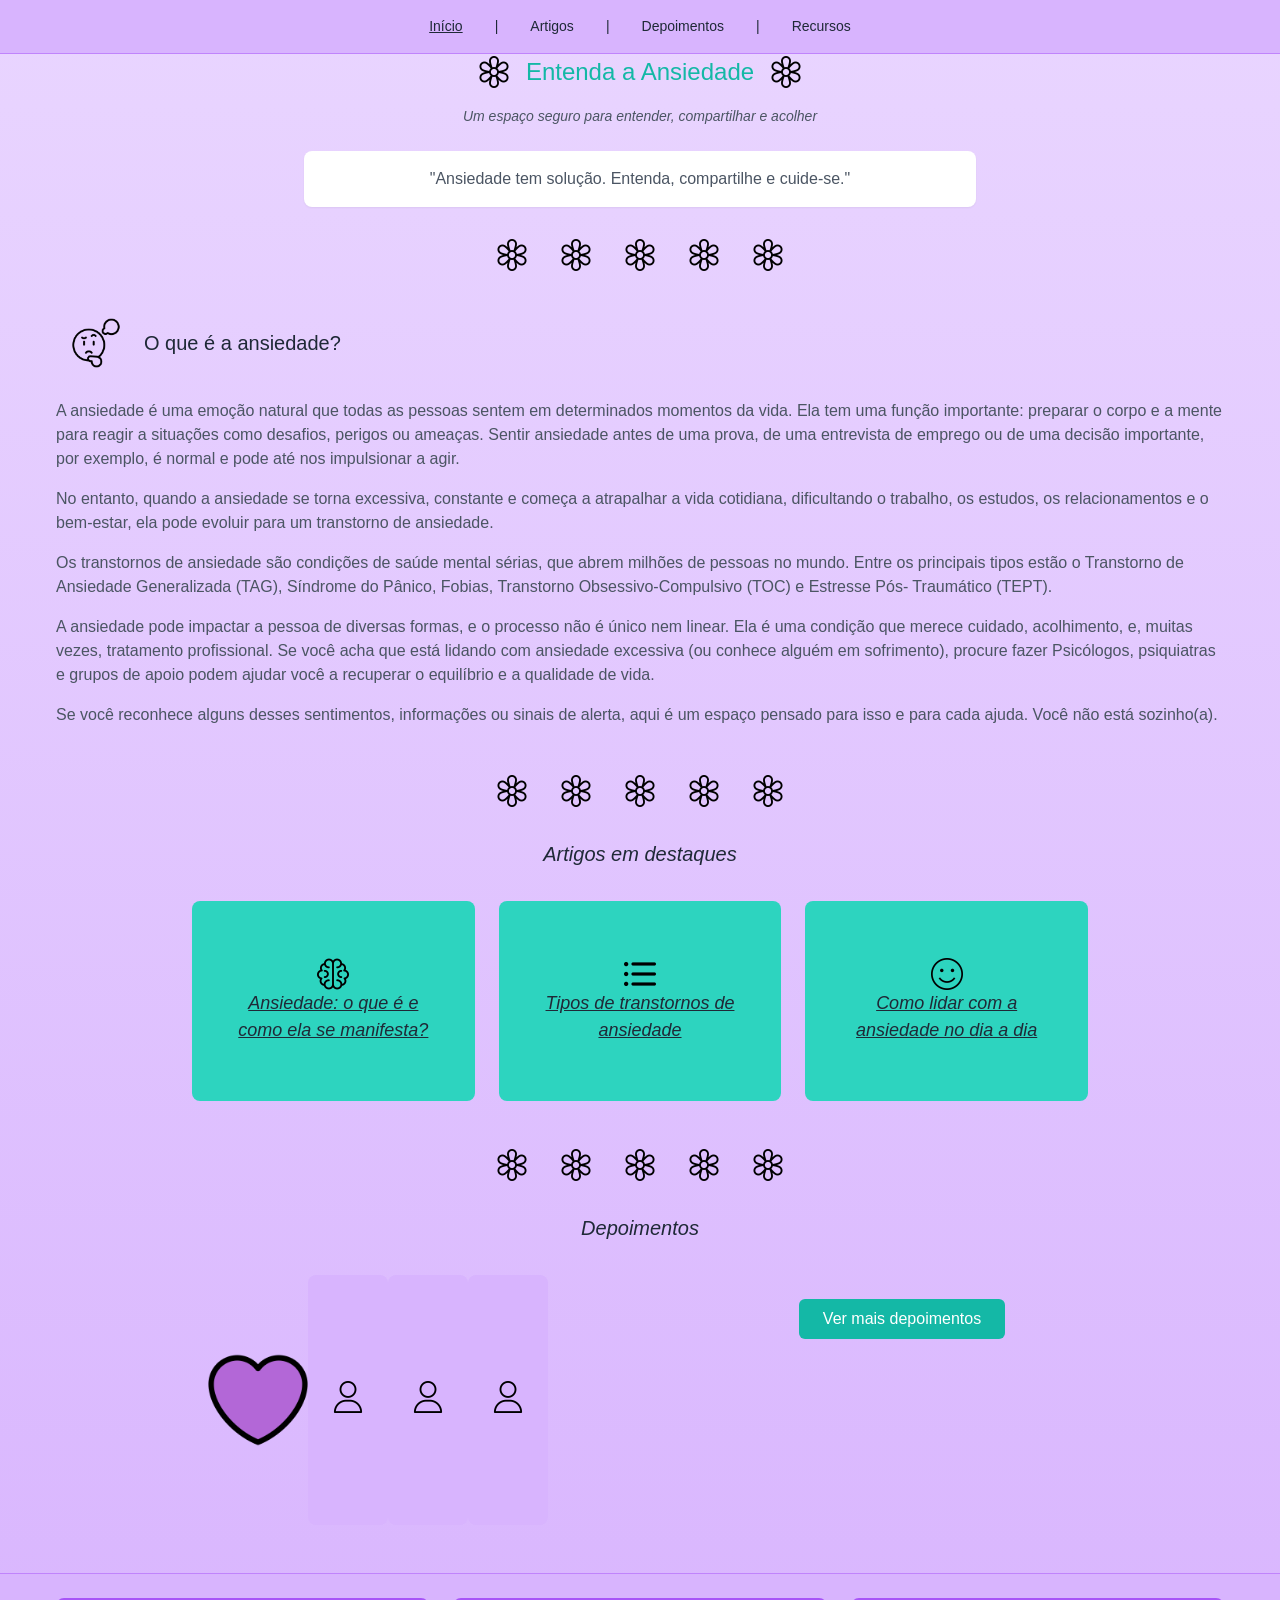
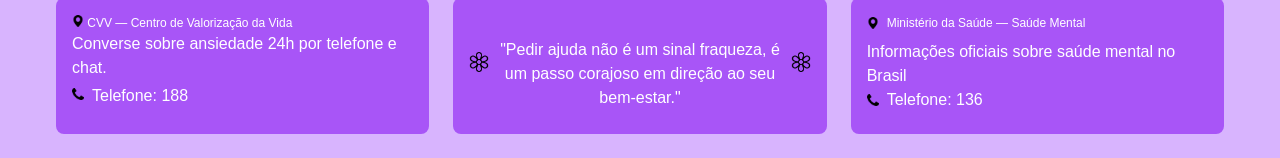
<file: index.html>
<!DOCTYPE html>
<html lang="pt-BR">
<head>
  <meta charset="UTF-8">
  <meta name="viewport" content="width=device-width, initial-scale=1.0">
  <title>Entenda a Ansiedade - Início</title>
  <link rel="stylesheet" href="styles.css">
</head>
<body>
  <!-- Cabeçalho -->
  <header>
    <nav class="container">
      <a href="index.html" class="active">Início</a>
      <span>|</span>
      <a href="artigos.html">Artigos</a>
      <span>|</span>
      <a href="depoimentos.html">Depoimentos</a>
      <span>|</span>
      <a href="recursos.html">Recursos</a>
    </nav>
  </header>


  <main class="container">
    <!-- Texto -->
    <div class="text-center mb-8">
      <div class="flex items-center justify-center gap-4 mb-4">
       <img src="img/flower.png" class="icon">
        <h1 class="text-teal">Entenda a Ansiedade</h1>
        <img src="img/flower.png" class="icon">
      </div>
      <p class="text-gray italic mb-6" style="font-size: 0.875rem;">
        Um espaço seguro para entender, compartilhar e acolher
      </p>
      
      <!-- Barra branca -->
      <div class="max-w-2xl white-box">
        <p class="text-gray">
          "Ansiedade tem solução. Entenda, compartilhe e cuide-se."
        </p>
      </div>
    </div>

    <!-- Flores decorativas -->
    <div class="flex justify-center gap-8 mb-8">
        <img src="img/flower.png" class="icon">
        <img src="img/flower.png" class="icon">
        <img src="img/flower.png" class="icon">
        <img src="img/flower.png" class="icon">
        <img src="img/flower.png" class="icon">
    </div>

    <!-- Texto oq é ansiedade -->
    <section class="mb-12">
      <h2 class="flex items-center gap-2 mb-4">
        <img src="img/expression.png" width="80" height="80">
        O que é a ansiedade?
      </h2>
      
      <div class="space-y-4" style="font-size: 0.875rem; color: #4b5563;">
        <p>
          A ansiedade é uma emoção natural que todas as pessoas sentem em determinados momentos 
          da vida. Ela tem uma função importante: preparar o corpo e a mente para reagir a situações como 
          desafios, perigos ou ameaças. Sentir ansiedade antes de uma prova, de uma entrevista de 
          emprego ou de uma decisão importante, por exemplo, é normal e pode até nos 
          impulsionar a agir.
        </p>
        
        <p>
          No entanto, quando a ansiedade se torna excessiva, constante e começa a atrapalhar a vida 
          cotidiana, dificultando o trabalho, os estudos, os relacionamentos e o bem-estar, ela pode 
          evoluir para um transtorno de ansiedade.
        </p>
        
        <p>
          Os transtornos de ansiedade são condições de saúde mental sérias, que abrem milhões de 
          pessoas no mundo. Entre os principais tipos estão o Transtorno de Ansiedade Generalizada 
          (TAG), Síndrome do Pânico, Fobias, Transtorno Obsessivo-Compulsivo (TOC) e Estresse Pós-
          Traumático (TEPT).
        </p>
        
        <p>
          A ansiedade pode impactar a pessoa de diversas formas, e o processo não é único nem 
          linear. Ela é uma condição que merece cuidado, acolhimento, e, muitas vezes, tratamento profissional. 
          Se você acha que está lidando com ansiedade excessiva (ou conhece alguém em sofrimento), procure fazer 
          Psicólogos, psiquiatras e grupos de apoio podem ajudar você a recuperar o equilíbrio e a 
          qualidade de vida.
        </p>
        
        <p>
          Se você reconhece alguns desses sentimentos, informações ou sinais de alerta, aqui é um espaço 
          pensado para isso e para cada ajuda. Você não está sozinho(a).
        </p>
      </div>
    </section>

    <!-- Flores decorativa -->
    <div class="flex justify-center gap-8 mb-8">
      <img src="img/flower.png" class="icon">
      <img src="img/flower.png" class="icon">
      <img src="img/flower.png" class="icon">
      <img src="img/flower.png" class="icon">
      <img src="img/flower.png" class="icon">
    </div>

    <!-- Artigos selecionados -->
    <section class="mb-12">
      <h2 class="text-center mb-8 italic">Artigos em destaques</h2>
      
      <div class="featured-grid">
        <a href="artigo-o-que-e-ansiedade.html" class="featured-card">
          <img src="img/brain.png" class="icon">
          <h3 class="underline italic">
            Ansiedade: o que é e como ela se manifesta?
          </h3>
        </a>
        
        <a href="artigo-tipos-de-transtornos.html" class="featured-card">
          <img src="img/list.png" class="icon">
          <h3 class="underline italic">
            Tipos de transtornos de ansiedade
          </h3>
        </a>
        
        <a href="artigo-lidar-no-dia-a-dia.html" class="featured-card">
          <img src="img/happiness.png" class="icon">
          <h3 class="underline italic">
            Como lidar com a ansiedade no dia a dia
          </h3>
        </a>
      </div>
    </section>

    <!-- Flores decorativas -->
    <div class="flex justify-center gap-8 mb-8">
      <img src="img/flower.png" class="icon">
      <img src="img/flower.png" class="icon">
      <img src="img/flower.png" class="icon">
      <img src="img/flower.png" class="icon">
      <img src="img/flower.png" class="icon">
    </div>

    <!-- depoimento texto -->
    <section>
      <h2 class="text-center mb-8 italic">Depoimentos</h2>
      
      <div class="testimonial-grid">
        <!-- Coração -->
        <div class="flex items-center justify-center">
          <img src="img/heart.png" width="100" height="100"
        </div>
        
        <!-- Cards com textos -->
        <div class="testimonial-card">
          <div>
           <img src="img/people.png" class="icon">
          </div>
        </div>
        
        <div class="testimonial-card">
          <div>
           <img src="img/people.png" class="icon">
          </div>
        </div>
        
        <div class="testimonial-card">
          <div>
           <img src="img/people.png" class="icon">
          </div>
        </div>
      </div>
      
      <div class="text-center mt-6">
        <a href="depoimentos.html" class="btn btn-teal">
          Ver mais depoimentos
        </a>
      </div>
    </section>
  </main>

  <!-- Extras -->
  <footer>
    <div class="container">
      <div class="footer-grid">
        <div class="footer-box">
          <div >
             <img src="img/place.png" width="12" height="12">
            <span>CVV — Centro de Valorização da Vida</span>
          </div>
          <p>Converse sobre ansiedade 24h por telefone e chat.</p>
          <div style="display: flex; align-items: center; gap: 0.5rem;">
            <img src="img/telephone.png" width="12" height="12"> 
          <p style="margin-top: 0.25rem;">Telefone: 188</p>
          </div>
        </div>
        
        <div class="footer-box">
          <div class="flex items-center gap-2 mb-2">
             <img src="img/flower.png" width="20" height="20">
             <p><br>"Pedir ajuda não é um sinal fraqueza, é um passo corajoso em direção ao seu bem-estar."</p>
             <img src="img/flower.png" width="20" height="20">
          </div>
         
        </div>
        
        <div class="footer-box">
          <div class="flex items-center gap-2 mb-2">
             <img src="img/place.png" width="12" height="12">
            <span>Ministério da Saúde — Saúde Mental</span>   
          </div>
             <p style="text-align: left;">Informações oficiais sobre saúde mental no Brasil</p>
            <div style="display: flex; align-items: center; gap: 0.5rem;">
            <img src="img/telephone.png" width="12" height="12"> 
            <p style="text-align: left;">Telefone: 136</p>
            </div>
        </div>
      </div>
    </div>
  </footer>
<script src="config.js"></script>
<script src="utils.js"></script>
<script src="script.js"></script>

</body>
</html>
</file>
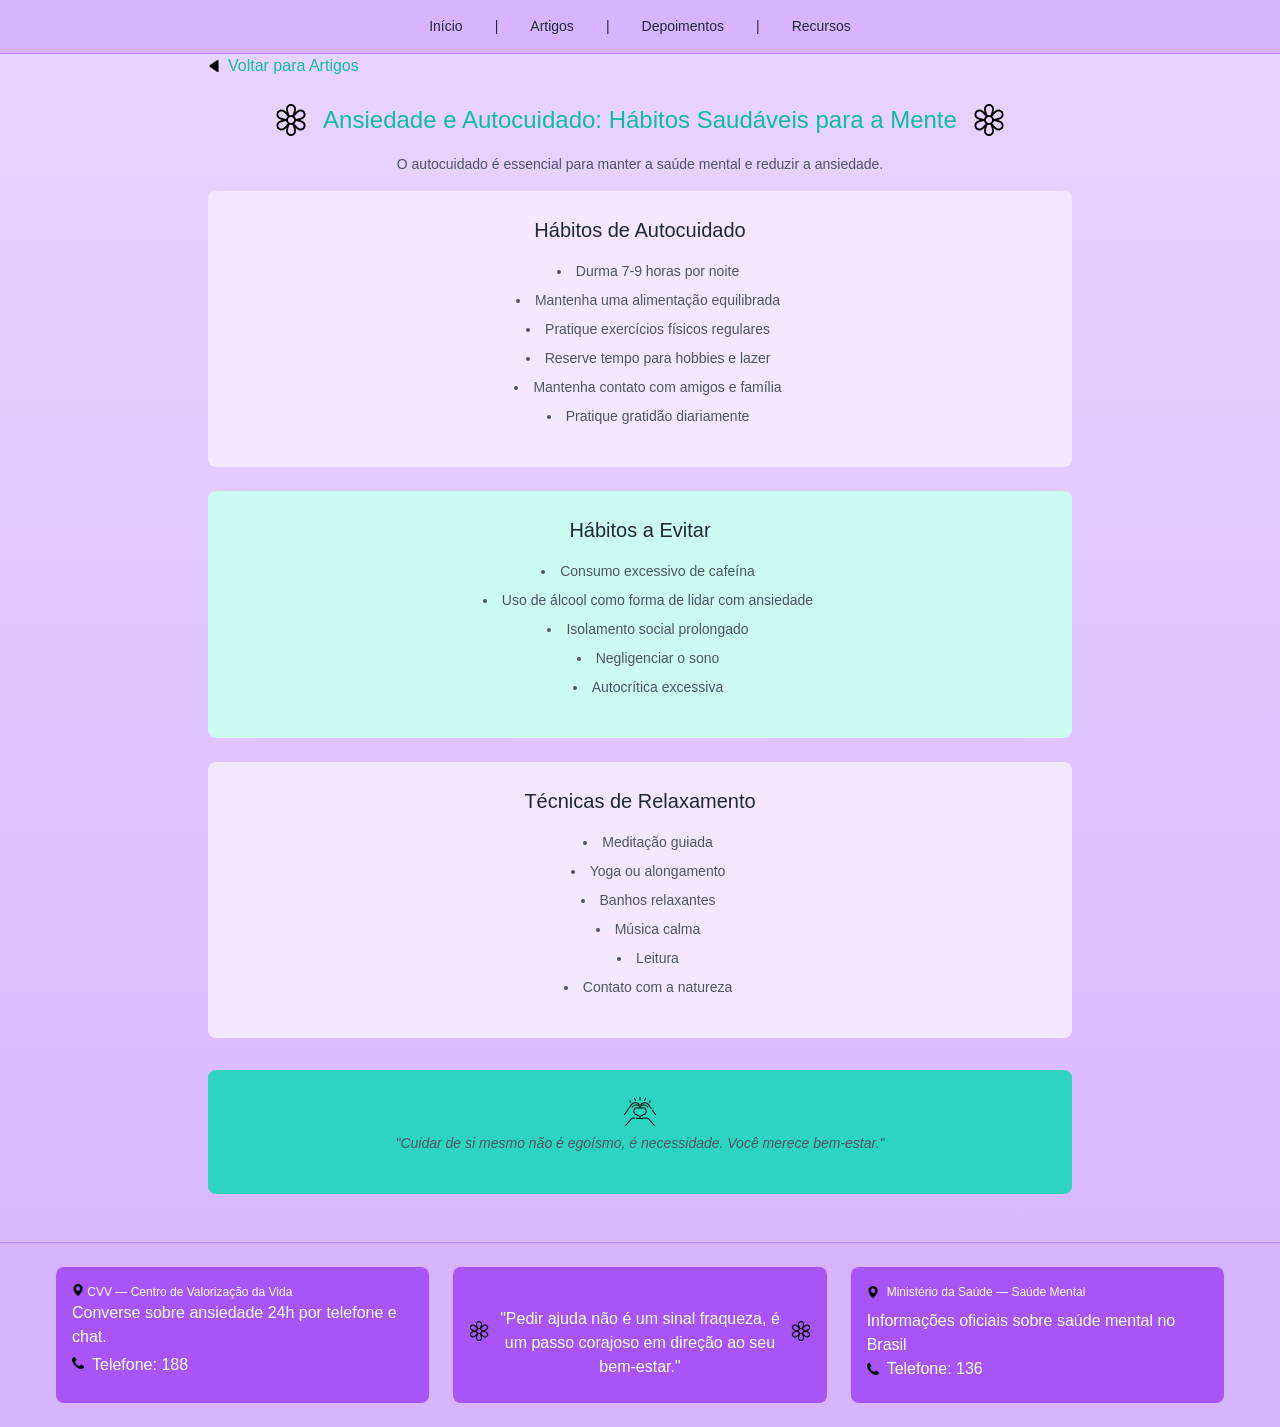
<file: artigo-ansiedade-autocuidado.html>
<!DOCTYPE html>
<html lang="pt-BR">
<head>
  <meta charset="UTF-8">
  <meta name="viewport" content="width=device-width, initial-scale=1.0">
  <title>Ansiedade e Autocuidado</title>
  <link rel="stylesheet" href="styles.css">
</head>
<body>
  <header><nav class="container"><a href="index.html">Início</a><span>|</span><a href="artigos.html" class="active">Artigos</a><span>|</span><a href="depoimentos.html">Depoimentos</a><span>|</span><a href="recursos.html">Recursos</a></nav></header>
  <main class="container max-w-4xl">
    <a href="artigos.html" class="back-link"> <img src="img/seta.png" width="12" height="12">Voltar para Artigos</a>
    <div class="text-center mb-8"><div class="flex items-center justify-center gap-4 mb-4"><img src="img/flower.png" class="icon"><h1 class="text-teal">Ansiedade e Autocuidado: Hábitos Saudáveis para a Mente</h1><img src="img/flower.png" class="icon"></div>
    <article class="article-content">
      <p>O autocuidado é essencial para manter a saúde mental e reduzir a ansiedade.</p>
      <section class="info-box"><h2 style="margin-top: 0;">Hábitos de Autocuidado</h2><ul><li>Durma 7-9 horas por noite</li><li>Mantenha uma alimentação equilibrada</li><li>Pratique exercícios físicos regulares</li><li>Reserve tempo para hobbies e lazer</li><li>Mantenha contato com amigos e família</li><li>Pratique gratidão diariamente</li></ul></section>
      <section class="info-box-teal"><h2 style="margin-top: 0;">Hábitos a Evitar</h2><ul><li>Consumo excessivo de cafeína</li><li>Uso de álcool como forma de lidar com ansiedade</li><li>Isolamento social prolongado</li><li>Negligenciar o sono</li><li>Autocrítica excessiva</li></ul></section>
      <section class="info-box"><h2 style="margin-top: 0;">Técnicas de Relaxamento</h2><ul><li>Meditação guiada</li><li>Yoga ou alongamento</li><li>Banhos relaxantes</li><li>Música calma</li><li>Leitura</li><li>Contato com a natureza</li></ul></section>
      <div class="quote-box"><img src="img/love.png" class="icon"><p class="italic">"Cuidar de si mesmo não é egoísmo, é necessidade. Você merece bem-estar."</p></div>
    </article>
  </main>
  <footer>
    <div class="container">
      <div class="footer-grid">
        <div class="footer-box">
          <div >
             <img src="img/place.png" width="12" height="12">
            <span>CVV — Centro de Valorização da Vida</span>
          </div>
          <p>Converse sobre ansiedade 24h por telefone e chat.</p>
          <div style="display: flex; align-items: center; gap: 0.5rem;">
            <img src="img/telephone.png" width="12" height="12"> 
          <p style="margin-top: 0.25rem;">Telefone: 188</p>
          </div>
        </div>
        
        <div class="footer-box">
          <div class="flex items-center gap-2 mb-2">
             <img src="img/flower.png" width="20" height="20">
             <p><br>"Pedir ajuda não é um sinal fraqueza, é um passo corajoso em direção ao seu bem-estar."</p>
             <img src="img/flower.png" width="20" height="20">
          </div>
         
        </div>
        
        <div class="footer-box">
          <div class="flex items-center gap-2 mb-2">
             <img src="img/place.png" width="12" height="12">
            <span>Ministério da Saúde — Saúde Mental</span>   
          </div>
             <p style="text-align: left;">Informações oficiais sobre saúde mental no Brasil</p>
            <div style="display: flex; align-items: center; gap: 0.5rem;">
            <img src="img/telephone.png" width="12" height="12"> 
            <p style="text-align: left;">Telefone: 136</p>
            </div>
        </div>
      </div>
    </div>
  </footer>
    <script src="config.js"></script>
    <script src="script.js"></script>
</body>
</html>
</file>
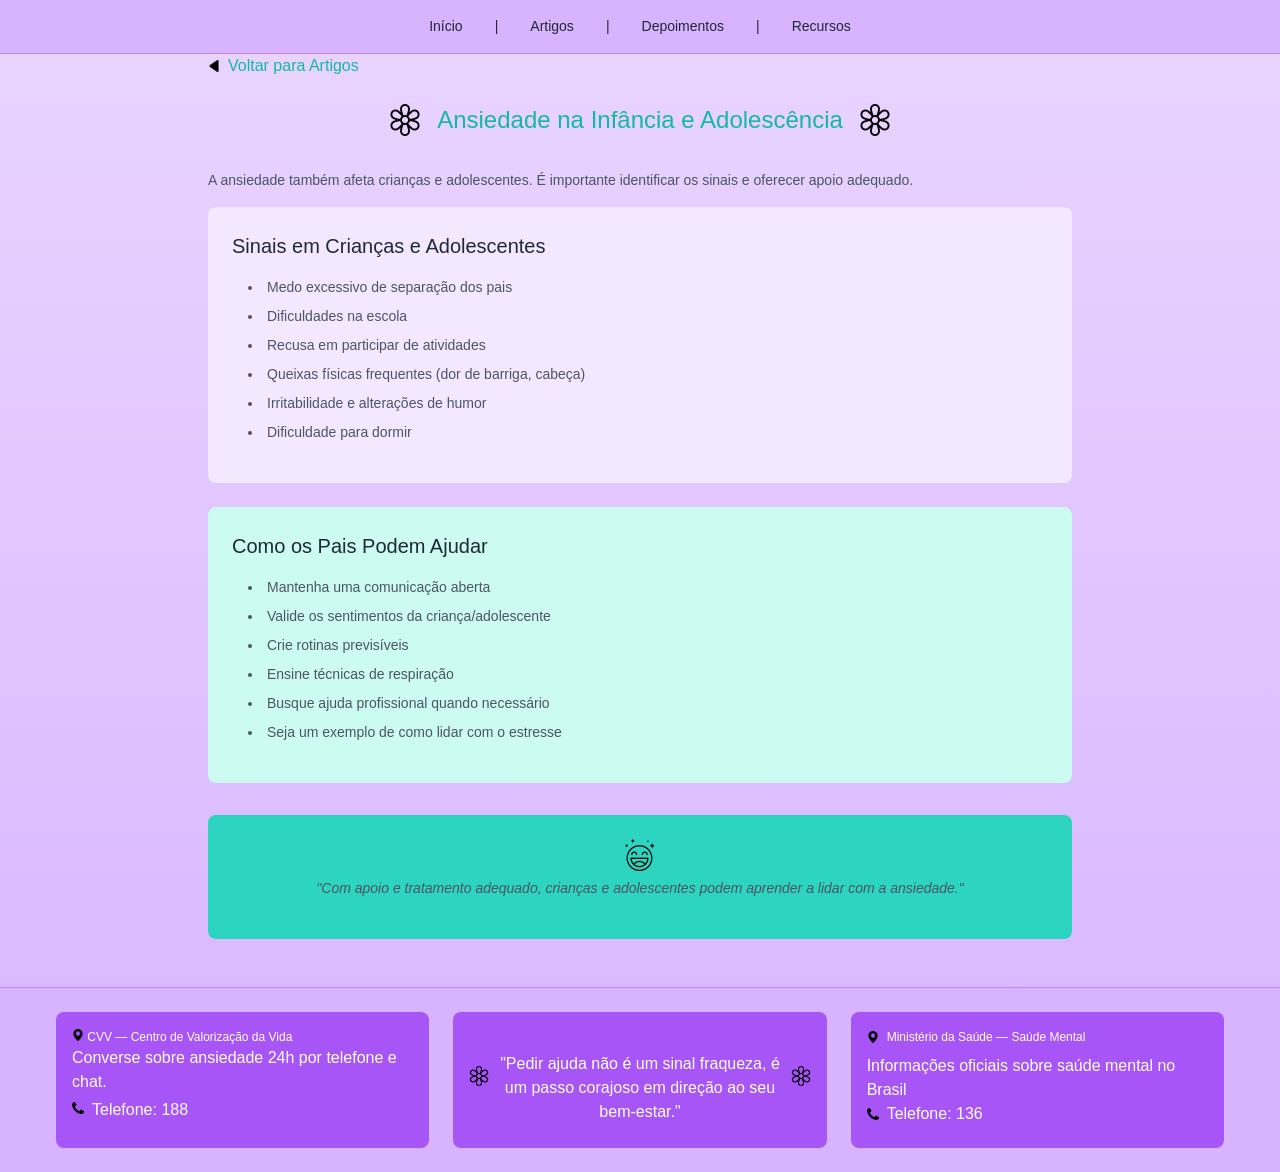
<file: artigo-ansiedade-infancia-adolescencia.html>
<!DOCTYPE html>
<html lang="pt-BR">
<head>
  <meta charset="UTF-8">
  <meta name="viewport" content="width=device-width, initial-scale=1.0">
  <title>Ansiedade na Infância e Adolescência</title>
  <link rel="stylesheet" href="styles.css">
</head>
<body>
  <header><nav class="container"><a href="index.html">Início</a><span>|</span><a href="artigos.html" class="active">Artigos</a><span>|</span><a href="depoimentos.html">Depoimentos</a><span>|</span><a href="recursos.html">Recursos</a></nav></header>
  <main class="container max-w-4xl">
    <a href="artigos.html" class="back-link"><img src="img/seta.png" width="12" height="12">Voltar para Artigos</a>
    <div class="text-center mb-8"><div class="flex items-center justify-center gap-4 mb-4"><img src="img/flower.png" class="icon"><h1 class="text-teal">Ansiedade na Infância e Adolescência</h1><img src="img/flower.png" class="icon"></div></div>
    <article class="article-content">
      <p>A ansiedade também afeta crianças e adolescentes. É importante identificar os sinais e oferecer apoio adequado.</p>
      <section class="info-box"><h2 style="margin-top: 0;">Sinais em Crianças e Adolescentes</h2><ul><li>Medo excessivo de separação dos pais</li><li>Dificuldades na escola</li><li>Recusa em participar de atividades</li><li>Queixas físicas frequentes (dor de barriga, cabeça)</li><li>Irritabilidade e alterações de humor</li><li>Dificuldade para dormir</li></ul></section>
      <section class="info-box-teal"><h2 style="margin-top: 0;">Como os Pais Podem Ajudar</h2><ul><li>Mantenha uma comunicação aberta</li><li>Valide os sentimentos da criança/adolescente</li><li>Crie rotinas previsíveis</li><li>Ensine técnicas de respiração</li><li>Busque ajuda profissional quando necessário</li><li>Seja um exemplo de como lidar com o estresse</li></ul></section>
      <div class="quote-box">
        <img src="img/smiley.png" class="icon">
        <p class="italic">"Com apoio e tratamento adequado, crianças e adolescentes podem aprender a lidar com a ansiedade."</p></div>
    </article>
  </main>
  <footer>
    <div class="container">
      <div class="footer-grid">
        <div class="footer-box">
          <div >
             <img src="img/place.png" width="12" height="12">
            <span>CVV — Centro de Valorização da Vida</span>
          </div>
          <p>Converse sobre ansiedade 24h por telefone e chat.</p>
          <div style="display: flex; align-items: center; gap: 0.5rem;">
            <img src="img/telephone.png" width="12" height="12"> 
          <p style="margin-top: 0.25rem;">Telefone: 188</p>
          </div>
        </div>
        
        <div class="footer-box">
          <div class="flex items-center gap-2 mb-2">
             <img src="img/flower.png" width="20" height="20">
             <p><br>"Pedir ajuda não é um sinal fraqueza, é um passo corajoso em direção ao seu bem-estar."</p>
             <img src="img/flower.png" width="20" height="20">
          </div>
         
        </div>
        
        <div class="footer-box">
          <div class="flex items-center gap-2 mb-2">
             <img src="img/place.png" width="12" height="12">
            <span>Ministério da Saúde — Saúde Mental</span>   
          </div>
             <p style="text-align: left;">Informações oficiais sobre saúde mental no Brasil</p>
            <div style="display: flex; align-items: center; gap: 0.5rem;">
            <img src="img/telephone.png" width="12" height="12"> 
            <p style="text-align: left;">Telefone: 136</p>
            </div>
        </div>
      </div>
    </div>
  </footer>
<script src="config.js"></script>
<script src="script.js"></script>
</body>
</html>
</file>
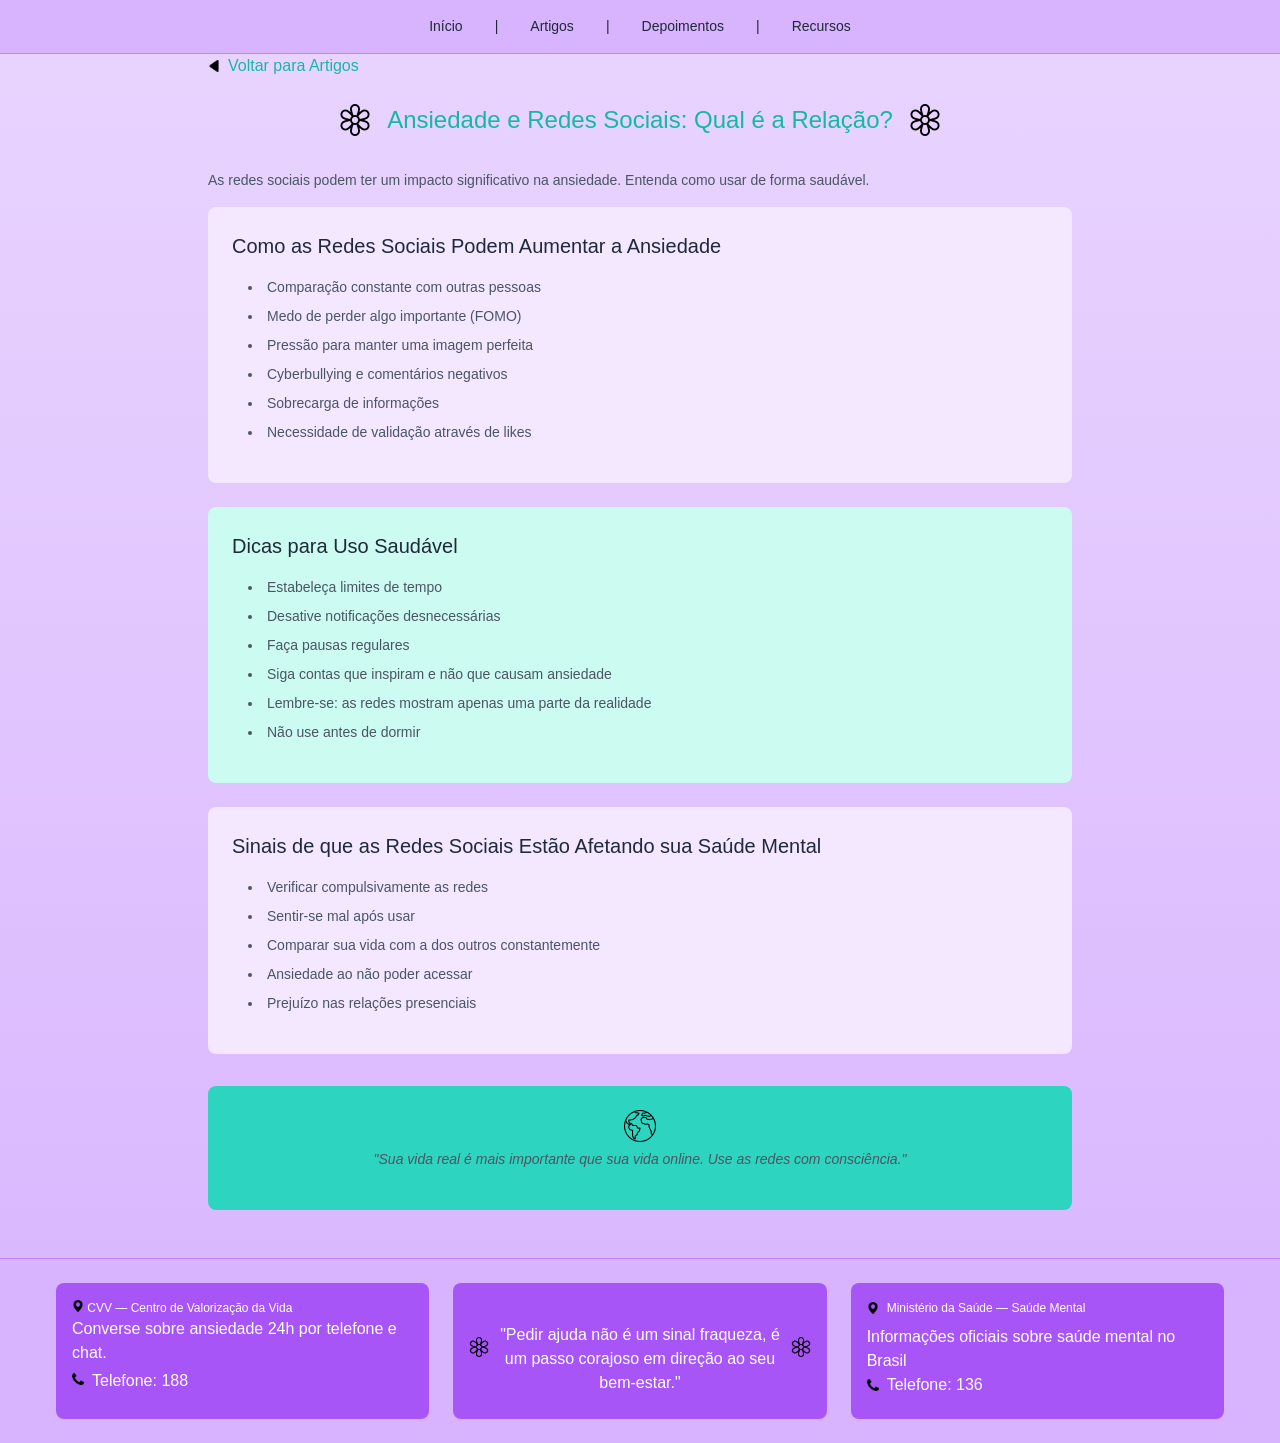
<file: artigo-ansiedade-redes-sociais.html>
<!DOCTYPE html>
<html lang="pt-BR">
<head>
  <meta charset="UTF-8">
  <meta name="viewport" content="width=device-width, initial-scale=1.0">
  <title>Ansiedade e Redes Sociais</title>
  <link rel="stylesheet" href="styles.css">
</head>
<body>
  <header><nav class="container"><a href="index.html">Início</a><span>|</span><a href="artigos.html" class="active">Artigos</a><span>|</span><a href="depoimentos.html">Depoimentos</a><span>|</span><a href="recursos.html">Recursos</a></nav></header>
  <main class="container max-w-4xl">
    <a href="artigos.html" class="back-link"><img src="img/seta.png" width="12" height="12">Voltar para Artigos</a>
    <div class="text-center mb-8"><div class="flex items-center justify-center gap-4 mb-4"><img src="img/flower.png" class="icon"><h1 class="text-teal">Ansiedade e Redes Sociais: Qual é a Relação?</h1><img src="img/flower.png" class="icon"></div></div>
    <article class="article-content">
      <p>As redes sociais podem ter um impacto significativo na ansiedade. Entenda como usar de forma saudável.</p>
      <section class="info-box"><h2 style="margin-top: 0;">Como as Redes Sociais Podem Aumentar a Ansiedade</h2><ul><li>Comparação constante com outras pessoas</li><li>Medo de perder algo importante (FOMO)</li><li>Pressão para manter uma imagem perfeita</li><li>Cyberbullying e comentários negativos</li><li>Sobrecarga de informações</li><li>Necessidade de validação através de likes</li></ul></section>
      <section class="info-box-teal"><h2 style="margin-top: 0;">Dicas para Uso Saudável</h2><ul><li>Estabeleça limites de tempo</li><li>Desative notificações desnecessárias</li><li>Faça pausas regulares</li><li>Siga contas que inspiram e não que causam ansiedade</li><li>Lembre-se: as redes mostram apenas uma parte da realidade</li><li>Não use antes de dormir</li></ul></section>
      <section class="info-box"><h2 style="margin-top: 0;">Sinais de que as Redes Sociais Estão Afetando sua Saúde Mental</h2><ul><li>Verificar compulsivamente as redes</li><li>Sentir-se mal após usar</li><li>Comparar sua vida com a dos outros constantemente</li><li>Ansiedade ao não poder acessar</li><li>Prejuízo nas relações presenciais</li></ul></section>
      <div class="quote-box">
        <img src="img/world.png" class="icon">
        <p class="italic">"Sua vida real é mais importante que sua vida online. Use as redes com consciência."</p>
    </div>
    </article>
  </main>
 <footer>
    <div class="container">
      <div class="footer-grid">
        <div class="footer-box">
          <div >
             <img src="img/place.png" width="12" height="12">
            <span>CVV — Centro de Valorização da Vida</span>
          </div>
          <p>Converse sobre ansiedade 24h por telefone e chat.</p>
          <div style="display: flex; align-items: center; gap: 0.5rem;">
            <img src="img/telephone.png" width="12" height="12"> 
          <p style="margin-top: 0.25rem;">Telefone: 188</p>
          </div>
        </div>
        
        <div class="footer-box">
          <div class="flex items-center gap-2 mb-2">
             <img src="img/flower.png" width="20" height="20">
             <p><br>"Pedir ajuda não é um sinal fraqueza, é um passo corajoso em direção ao seu bem-estar."</p>
             <img src="img/flower.png" width="20" height="20">
          </div>
         
        </div>
        
        <div class="footer-box">
          <div class="flex items-center gap-2 mb-2">
             <img src="img/place.png" width="12" height="12">
            <span>Ministério da Saúde — Saúde Mental</span>   
          </div>
             <p style="text-align: left;">Informações oficiais sobre saúde mental no Brasil</p>
            <div style="display: flex; align-items: center; gap: 0.5rem;">
            <img src="img/telephone.png" width="12" height="12"> 
            <p style="text-align: left;">Telefone: 136</p>
            </div>
        </div>
      </div>
    </div>
  </footer>
<script src="config.js"></script>
<script src="script.js"></script>
</body>
</html>
</file>
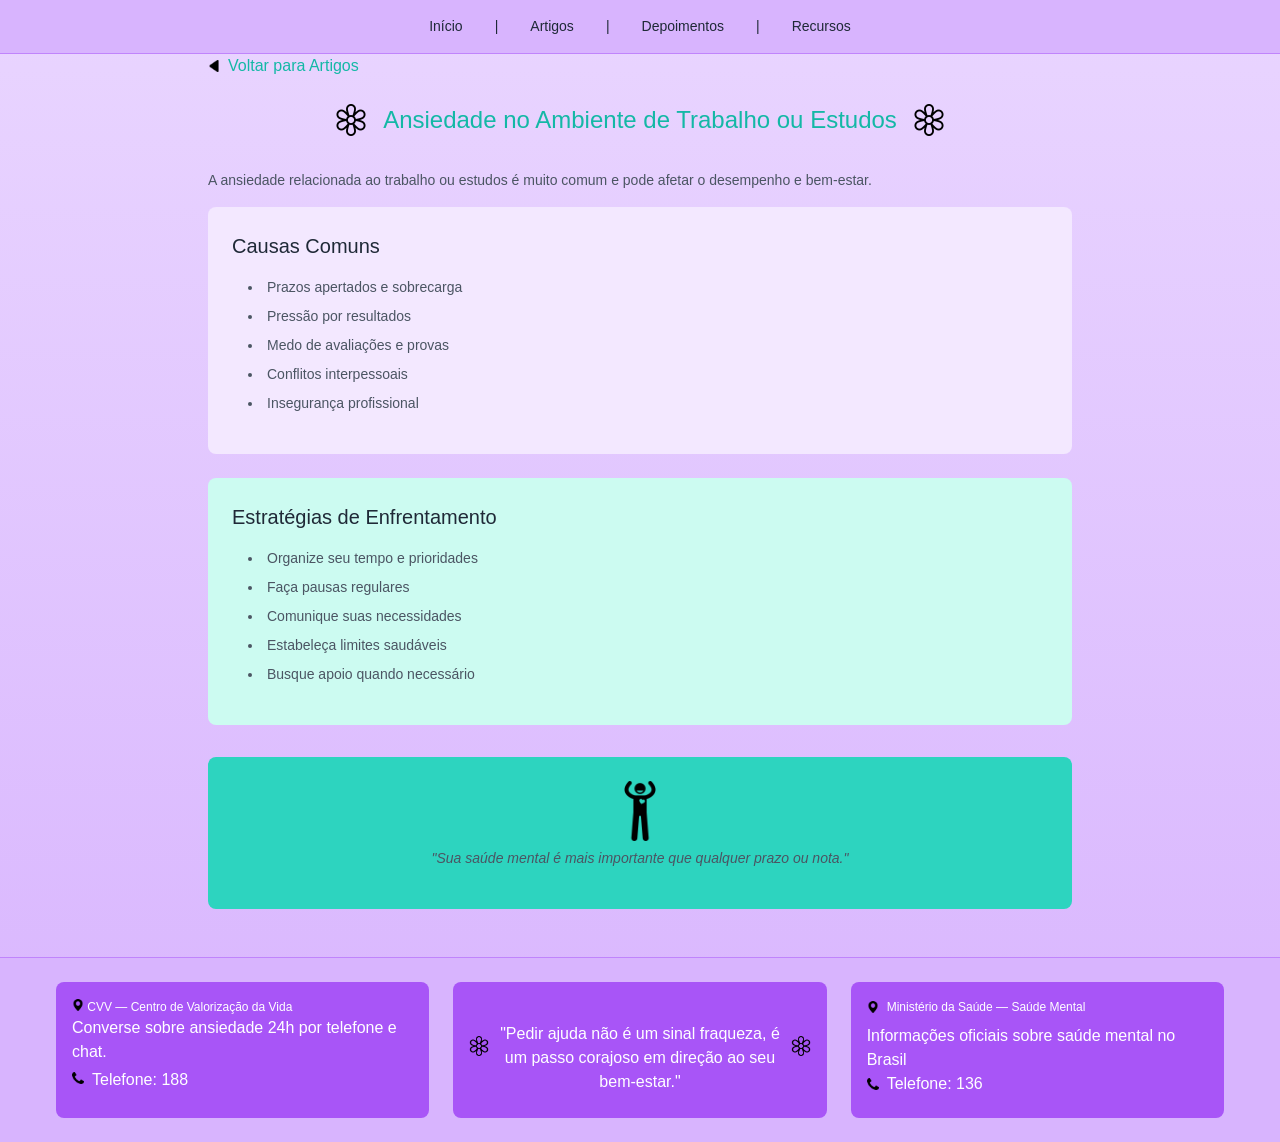
<file: artigo-ansiedade-trabalho-estudos.html>
<!DOCTYPE html>
<html lang="pt-BR">
<head>
  <meta charset="UTF-8">
  <meta name="viewport" content="width=device-width, initial-scale=1.0">
  <title>Ansiedade no Trabalho e Estudos - Entenda a Ansiedade</title>
  <link rel="stylesheet" href="styles.css">
</head>
<body>
  <header><nav class="container"><a href="index.html">Início</a><span>|</span><a href="artigos.html" class="active">Artigos</a><span>|</span><a href="depoimentos.html">Depoimentos</a><span>|</span><a href="recursos.html">Recursos</a></nav></header>
  <main class="container max-w-4xl">
    <a href="artigos.html" class="back-link"><img src="img/seta.png" width="12" height="12">Voltar para Artigos</a>
    <div class="text-center mb-8"><div class="flex items-center justify-center gap-4 mb-4"> <img src="img/flower.png" class="icon"><h1 class="text-teal">Ansiedade no Ambiente de Trabalho ou Estudos</h1> <img src="img/flower.png" class="icon"></div></div>
    <article class="article-content">
      <p>A ansiedade relacionada ao trabalho ou estudos é muito comum e pode afetar o desempenho e bem-estar.</p>
      <section class="info-box"><h2 style="margin-top: 0;">Causas Comuns</h2><ul><li>Prazos apertados e sobrecarga</li><li>Pressão por resultados</li><li>Medo de avaliações e provas</li><li>Conflitos interpessoais</li><li>Insegurança profissional</li></ul></section>
      <section class="info-box-teal"><h2 style="margin-top: 0;">Estratégias de Enfrentamento</h2><ul><li>Organize seu tempo e prioridades</li><li>Faça pausas regulares</li><li>Comunique suas necessidades</li><li>Estabeleça limites saudáveis</li><li>Busque apoio quando necessário</li></ul></section>
      <div class="quote-box">
        <img src="img/froça.png" width="60" height="60">
        <p class="italic">"Sua saúde mental é mais importante que qualquer prazo ou nota."</p></div>
    </article>
  </main>
 <footer>
    <div class="container">
      <div class="footer-grid">
        <div class="footer-box">
          <div >
             <img src="img/place.png" width="12" height="12">
            <span>CVV — Centro de Valorização da Vida</span>
          </div>
          <p>Converse sobre ansiedade 24h por telefone e chat.</p>
          <div style="display: flex; align-items: center; gap: 0.5rem;">
            <img src="img/telephone.png" width="12" height="12"> 
          <p style="margin-top: 0.25rem;">Telefone: 188</p>
          </div>
        </div>
        
        <div class="footer-box">
          <div class="flex items-center gap-2 mb-2">
             <img src="img/flower.png" width="20" height="20">
             <p><br>"Pedir ajuda não é um sinal fraqueza, é um passo corajoso em direção ao seu bem-estar."</p>
             <img src="img/flower.png" width="20" height="20">
          </div>
         
        </div>
        
        <div class="footer-box">
          <div class="flex items-center gap-2 mb-2">
             <img src="img/place.png" width="12" height="12">
            <span>Ministério da Saúde — Saúde Mental</span>   
          </div>
             <p style="text-align: left;">Informações oficiais sobre saúde mental no Brasil</p>
            <div style="display: flex; align-items: center; gap: 0.5rem;">
            <img src="img/telephone.png" width="12" height="12"> 
            <p style="text-align: left;">Telefone: 136</p>
            </div>
        </div>
      </div>
    </div>
  </footer>
<script src="config.js"></script>
<script src="script.js"></script>
</body>
</html>
</file>
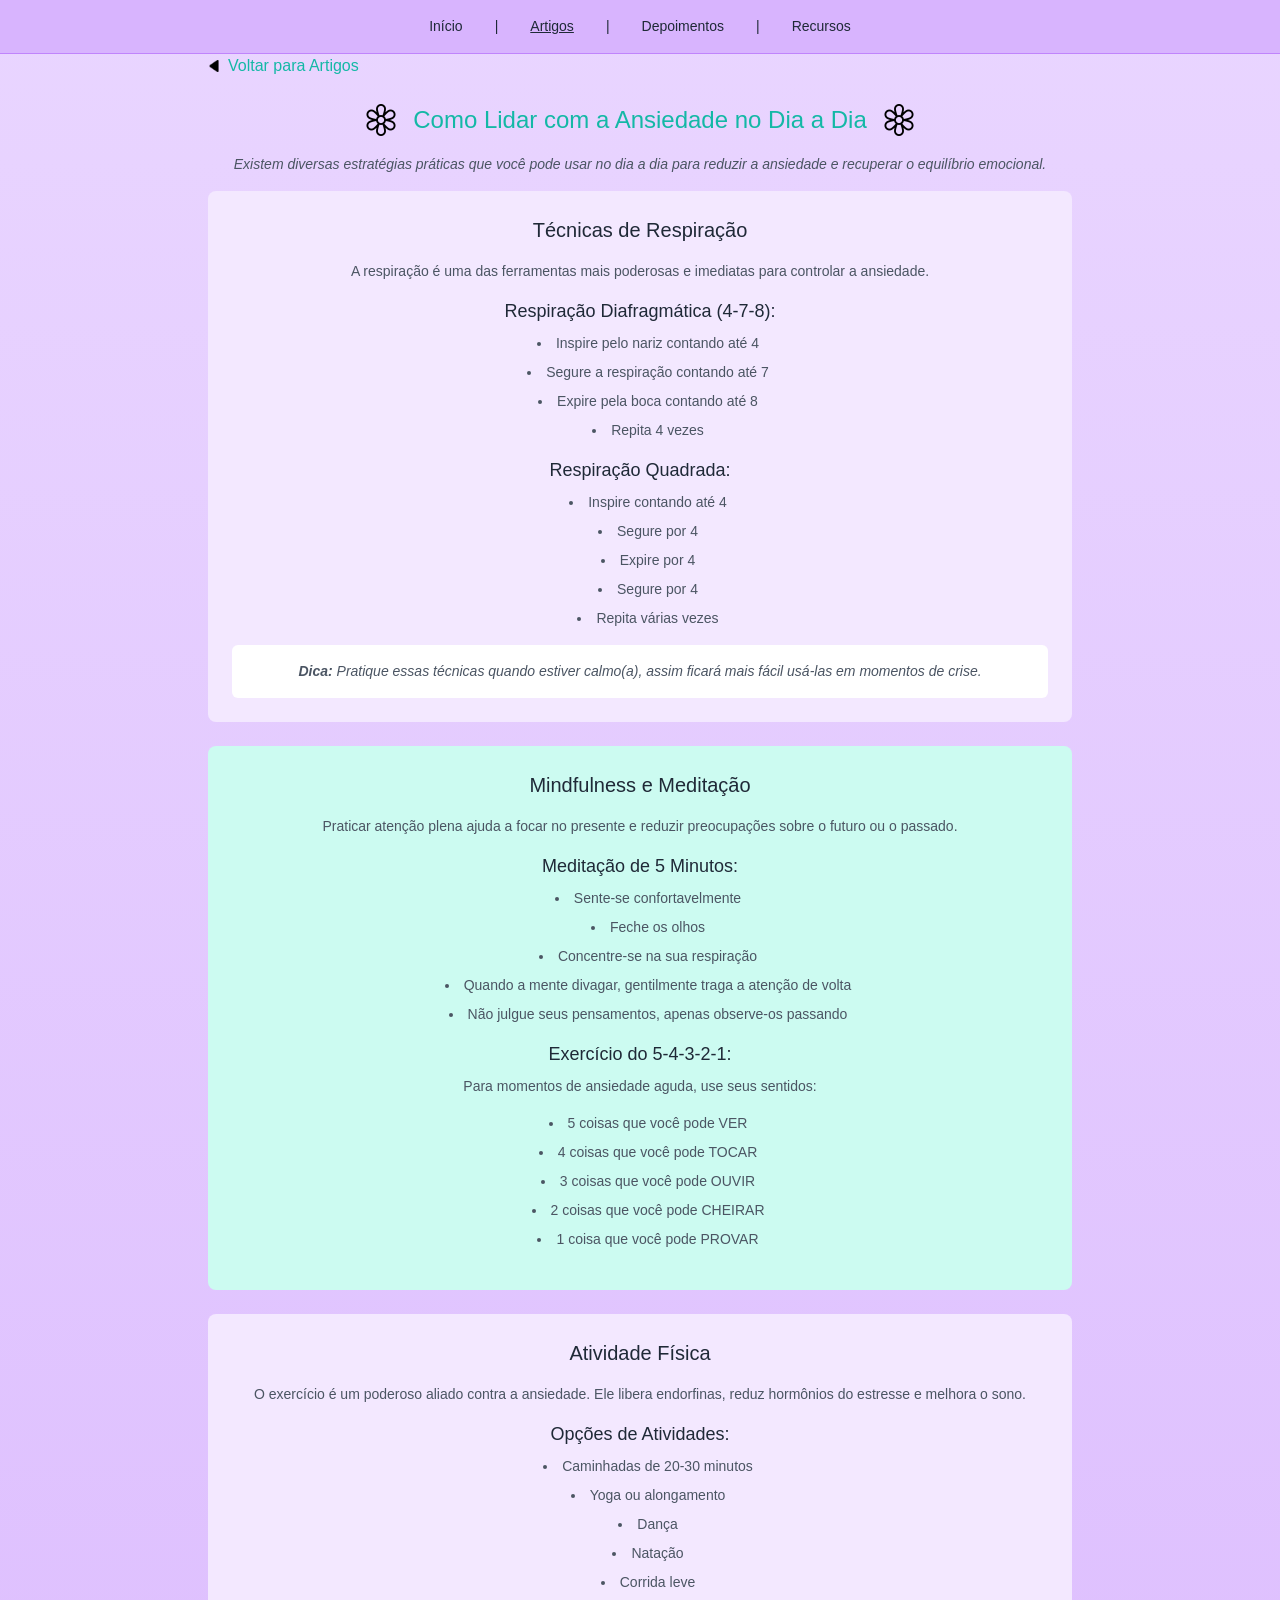
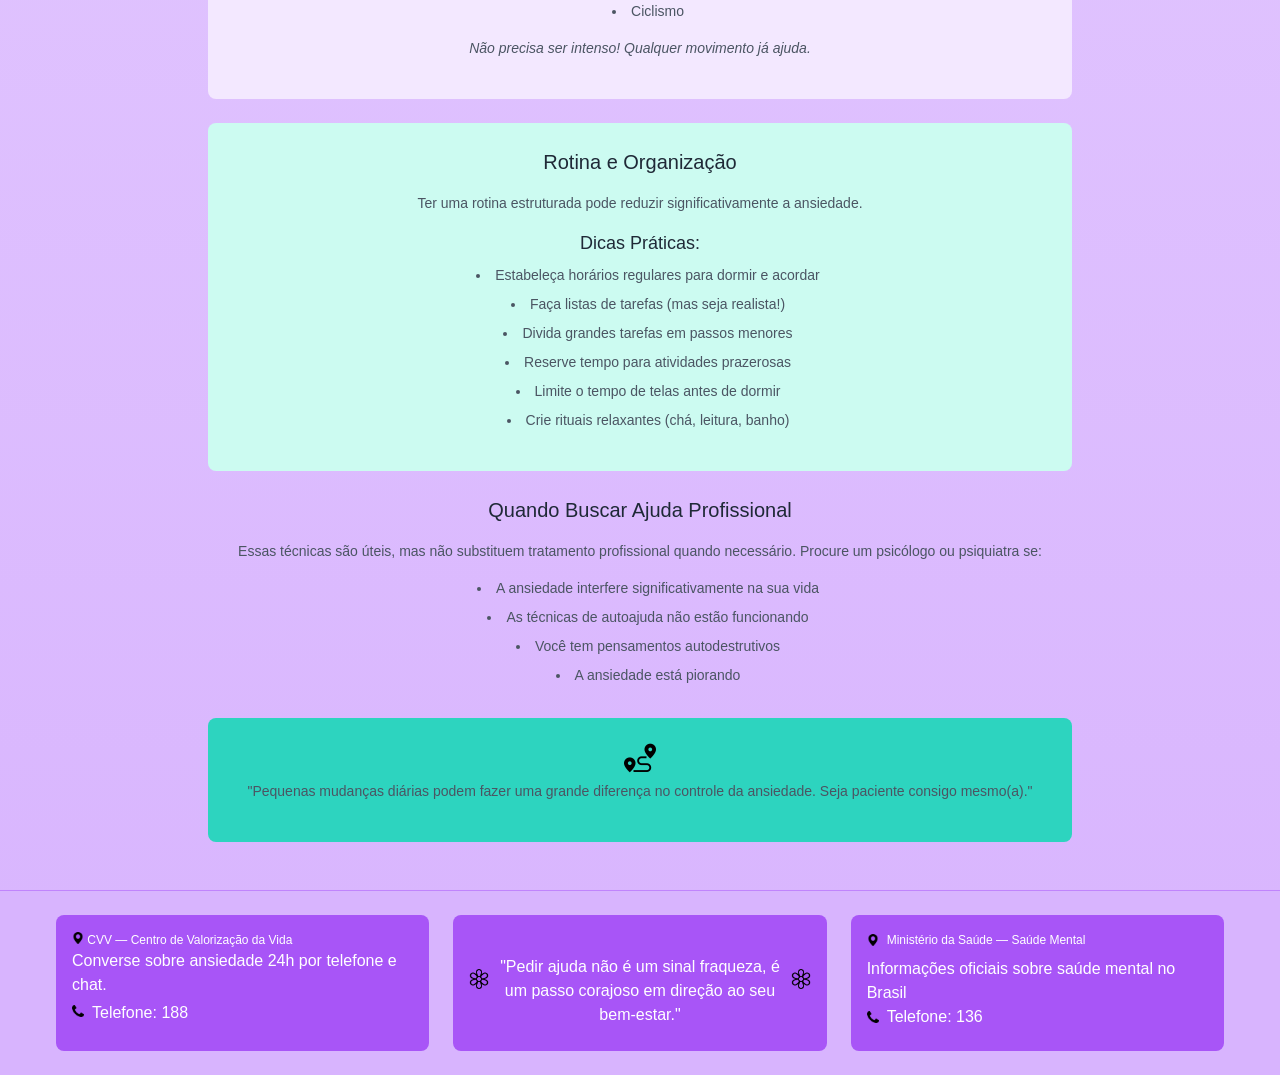
<file: artigo-lidar-no-dia-a-dia.html>
<!DOCTYPE html>
<html lang="pt-BR">
<head>
  <meta charset="UTF-8">
  <meta name="viewport" content="width=device-width, initial-scale=1.0">
  <title>Como Lidar com a Ansiedade no Dia a Dia</title>
  <link rel="stylesheet" href="styles.css">
</head>
<body>
  <!-- Header -->
  <header>
    <nav class="container">
      <a href="index.html">Início</a>
      <span>|</span>
      <a href="artigos.html" class="active">Artigos</a>
      <span>|</span>
      <a href="depoimentos.html">Depoimentos</a>
      <span>|</span>
      <a href="recursos.html">Recursos</a>
    </nav>
  </header>

  <!-- Main Content -->
  <main class="container max-w-4xl">
    <a href="artigos.html" class="back-link">
      <img src="img/seta.png" width="12" height="12">
      Voltar para Artigos
    </a>

    <div class="text-center mb-8">
      <div class="flex items-center justify-center gap-4 mb-4">
        <img src="img/flower.png" class="icon">
        <h1 class="text-teal">Como Lidar com a Ansiedade no Dia a Dia</h1>
         <img src="img/flower.png" class="icon">
    </div>

    <article class="article-content">
      <p style="text-align: center; font-style: italic;">
        Existem diversas estratégias práticas que você pode usar no dia a dia para reduzir 
        a ansiedade e recuperar o equilíbrio emocional.
      </p>

      <section class="info-box">
        <h2 style="margin-top: 0;">Técnicas de Respiração</h2>
        <p>
          A respiração é uma das ferramentas mais poderosas e imediatas para controlar a ansiedade.
        </p>

        <h3>Respiração Diafragmática (4-7-8):</h3>
        <ul>
         <li> Inspire pelo nariz contando até 4 </li>
          <li>Segure a respiração contando até 7 </li>
          <li>Expire pela boca contando até 8 </li>
         <li> Repita 4 vezes </li>
        </ul>

        <h3>Respiração Quadrada:</h3>
        <ul>
         <li> Inspire contando até 4 </li>
         <li> Segure por 4 </li>
          <li>Expire por 4 </li>
          <li>Segure por 4 </li>
         <li> Repita várias vezes </li>
        </ul>

        <div style="background-color: white; padding: 1rem; border-radius: 0.375rem; margin-top: 1rem;">
          <p style="font-style: italic; font-size: 0.875rem; margin: 0;">
           <strong>Dica:</strong> Pratique essas técnicas quando estiver calmo(a), assim ficará mais fácil 
            usá-las em momentos de crise.
          </p>
        </div>
      </section>

      <section class="info-box-teal">
        <h2 style="margin-top: 0;">Mindfulness e Meditação</h2>
        <p>
          Praticar atenção plena ajuda a focar no presente e reduzir preocupações sobre 
          o futuro ou o passado.
        </p>

        <h3>Meditação de 5 Minutos:</h3>
        <ul>
         <li> Sente-se confortavelmente </li>
         <li>Feche os olhos </li> 
         <li> Concentre-se na sua respiração </li>
         <li> Quando a mente divagar, gentilmente traga a atenção de volta </li>
         <li> Não julgue seus pensamentos, apenas observe-os passando </li>
        </ul>

        <h3>Exercício do 5-4-3-2-1:</h3>
        <p>Para momentos de ansiedade aguda, use seus sentidos:</p>
        <ul>
          <li>5 coisas que você pode VER</li>
          <li>4 coisas que você pode TOCAR</li>
          <li>3 coisas que você pode OUVIR</li>
          <li>2 coisas que você pode CHEIRAR</li>
          <li>1 coisa que você pode PROVAR</li>
        </ul>
      </section>

      <section class="info-box">
        <h2 style="margin-top: 0;">Atividade Física</h2>
        <p>
          O exercício é um poderoso aliado contra a ansiedade. Ele libera endorfinas, 
          reduz hormônios do estresse e melhora o sono.
        </p>

        <h3>Opções de Atividades:</h3>
        <ul>
          <li>Caminhadas de 20-30 minutos</li>
          <li>Yoga ou alongamento</li>
          <li>Dança</li>
          <li>Natação</li>
          <li>Corrida leve</li>
          <li>Ciclismo</li>
        </ul>

        <p style="font-style: italic; font-size: 0.875rem;">
          Não precisa ser intenso! Qualquer movimento já ajuda.
        </p>
      </section>

      <section class="info-box-teal">
        <h2 style="margin-top: 0;">Rotina e Organização</h2>
        <p>
          Ter uma rotina estruturada pode reduzir significativamente a ansiedade.
        </p>

        <h3>Dicas Práticas:</h3>
        <ul>
          <li>Estabeleça horários regulares para dormir e acordar</li>
          <li>Faça listas de tarefas (mas seja realista!)</li>
          <li>Divida grandes tarefas em passos menores</li>
          <li>Reserve tempo para atividades prazerosas</li>
          <li>Limite o tempo de telas antes de dormir</li>
          <li>Crie rituais relaxantes (chá, leitura, banho)</li>
        </ul>
      </section>

      <section>
        <h2>Quando Buscar Ajuda Profissional</h2>
        <p>
          Essas técnicas são úteis, mas não substituem tratamento profissional quando necessário. 
          Procure um psicólogo ou psiquiatra se:
        </p>
        <ul>
          <li>A ansiedade interfere significativamente na sua vida</li>
          <li>As técnicas de autoajuda não estão funcionando</li>
          <li>Você tem pensamentos autodestrutivos</li>
          <li>A ansiedade está piorando</li>
        </ul>
      </section>

      <div class="quote-box">
        <img src="img/distance.png" class="icon">
        <p>
          "Pequenas mudanças diárias podem fazer uma grande diferença no controle da ansiedade. 
          Seja paciente consigo mesmo(a)."
        </p>
      </div>
    </article>
  </main>

  <!-- Footer -->
  <footer>
    <div class="container">
      <div class="footer-grid">
        <div class="footer-box">
          <div >
             <img src="img/place.png" width="12" height="12">
            <span>CVV — Centro de Valorização da Vida</span>
          </div>
          <p>Converse sobre ansiedade 24h por telefone e chat.</p>
          <div style="display: flex; align-items: center; gap: 0.5rem;">
            <img src="img/telephone.png" width="12" height="12"> 
          <p style="margin-top: 0.25rem;">Telefone: 188</p>
          </div>
        </div>
        
        <div class="footer-box">
          <div class="flex items-center gap-2 mb-2">
             <img src="img/flower.png" width="20" height="20">
             <p><br>"Pedir ajuda não é um sinal fraqueza, é um passo corajoso em direção ao seu bem-estar."</p>
             <img src="img/flower.png" width="20" height="20">
          </div>
         
        </div>
        
        <div class="footer-box">
          <div class="flex items-center gap-2 mb-2">
             <img src="img/place.png" width="12" height="12">
            <span>Ministério da Saúde — Saúde Mental</span>   
          </div>
             <p style="text-align: left;">Informações oficiais sobre saúde mental no Brasil</p>
            <div style="display: flex; align-items: center; gap: 0.5rem;">
            <img src="img/telephone.png" width="12" height="12"> 
            <p style="text-align: left;">Telefone: 136</p>
            </div>
        </div>
      </div>
    </div>
  </footer>

  <script>
    window.scrollTo(0, 0);
  </script>
</body>
</html>
</file>
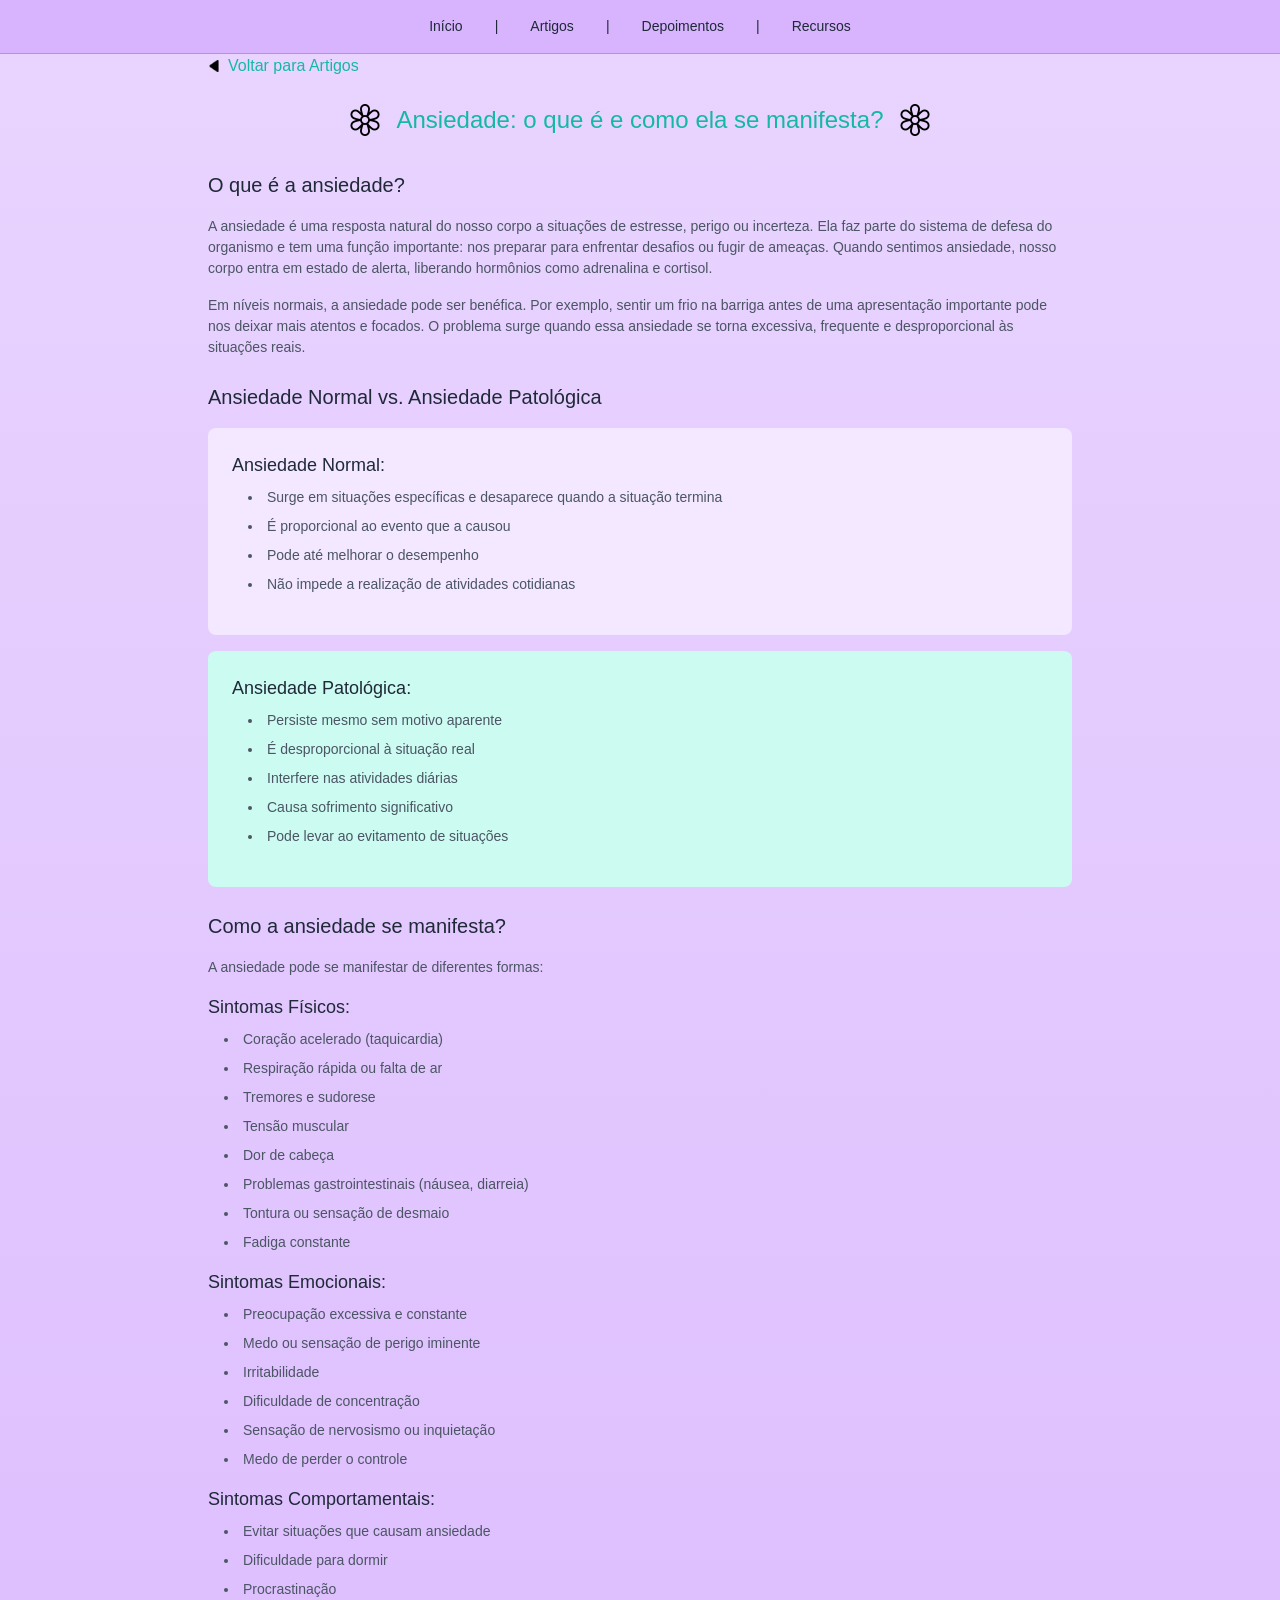
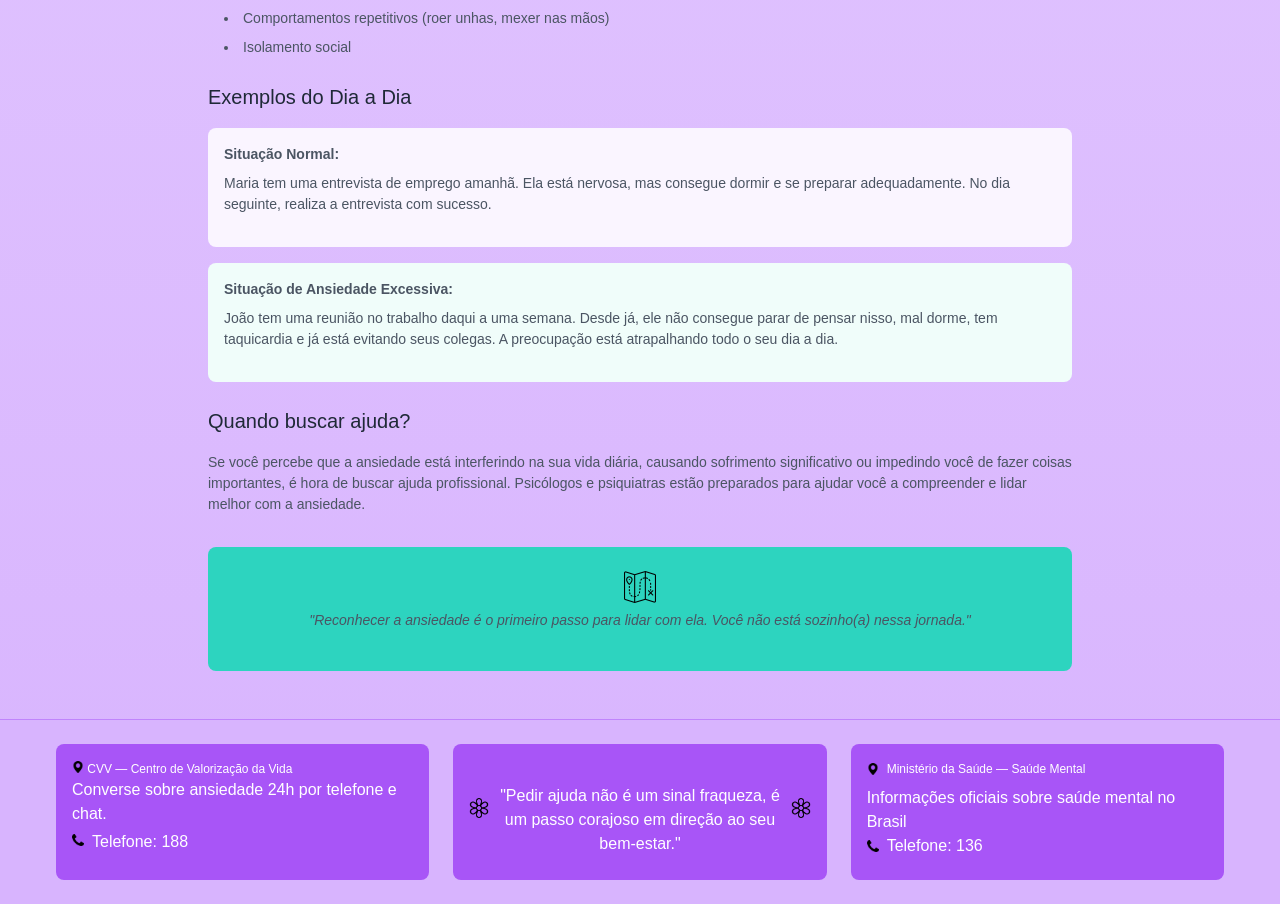
<file: artigo-o-que-e-ansiedade.html>
<!DOCTYPE html>
<html lang="pt-BR">
<head>
  <meta charset="UTF-8">
  <meta name="viewport" content="width=device-width, initial-scale=1.0">
  <title>Ansiedade: o que é e como ela se manifesta?</title>
  <link rel="stylesheet" href="styles.css">
</head>
<body>
  <!-- Header -->
  <header>
    <nav class="container">
      <a href="index.html">Início</a>
      <span>|</span>
      <a href="artigos.html" class="active">Artigos</a>
      <span>|</span>
      <a href="depoimentos.html">Depoimentos</a>
      <span>|</span>
      <a href="recursos.html">Recursos</a>
    </nav>
  </header>

  <!-- Main Content -->
  <main class="container max-w-4xl">
    <a href="artigos.html" class="back-link">
     <img src="img/seta.png" width="12" height="12">
      Voltar para Artigos
    </a>

    <div class="text-center mb-8">
      <div class="flex items-center justify-center gap-4 mb-4">
        <img src="img/flower.png" class="icon">
        <h1 class="text-teal">Ansiedade: o que é e como ela se manifesta?</h1>
        <img src="img/flower.png" class="icon">
      </div>
    </div>

    <article class="article-content">
      <section>
        <h2>O que é a ansiedade?</h2>
        <p>
          A ansiedade é uma resposta natural do nosso corpo a situações de estresse, perigo ou incerteza. 
          Ela faz parte do sistema de defesa do organismo e tem uma função importante: nos preparar para 
          enfrentar desafios ou fugir de ameaças. Quando sentimos ansiedade, nosso corpo entra em estado 
          de alerta, liberando hormônios como adrenalina e cortisol.
        </p>
        <p>
          Em níveis normais, a ansiedade pode ser benéfica. Por exemplo, sentir um frio na barriga antes 
          de uma apresentação importante pode nos deixar mais atentos e focados. O problema surge quando 
          essa ansiedade se torna excessiva, frequente e desproporcional às situações reais.
        </p>
      </section>

      <section>
        <h2>Ansiedade Normal vs. Ansiedade Patológica</h2>
        <div class="info-box">
          <h3 style="margin-top: 0;">Ansiedade Normal:</h3>
          <ul>
            <li>Surge em situações específicas e desaparece quando a situação termina</li>
            <li>É proporcional ao evento que a causou</li>
            <li>Pode até melhorar o desempenho</li>
            <li>Não impede a realização de atividades cotidianas</li>
          </ul>
        </div>

        <div class="info-box-teal">
          <h3 style="margin-top: 0;">Ansiedade Patológica:</h3>
          <ul>
            <li>Persiste mesmo sem motivo aparente</li>
            <li>É desproporcional à situação real</li>
            <li>Interfere nas atividades diárias</li>
            <li>Causa sofrimento significativo</li>
            <li>Pode levar ao evitamento de situações</li>
          </ul>
        </div>
      </section>

      <section>
        <h2>Como a ansiedade se manifesta?</h2>
        <p>A ansiedade pode se manifestar de diferentes formas:</p>

        <h3>Sintomas Físicos:</h3>
        <ul>
          <li>Coração acelerado (taquicardia)</li>
          <li>Respiração rápida ou falta de ar</li>
          <li>Tremores e sudorese</li>
          <li>Tensão muscular</li>
          <li>Dor de cabeça</li>
          <li>Problemas gastrointestinais (náusea, diarreia)</li>
          <li>Tontura ou sensação de desmaio</li>
          <li>Fadiga constante</li>
        </ul>

        <h3>Sintomas Emocionais:</h3>
        <ul>
          <li>Preocupação excessiva e constante</li>
          <li>Medo ou sensação de perigo iminente</li>
          <li>Irritabilidade</li>
          <li>Dificuldade de concentração</li>
          <li>Sensação de nervosismo ou inquietação</li>
          <li>Medo de perder o controle</li>
        </ul>

        <h3>Sintomas Comportamentais:</h3>
        <ul>
          <li>Evitar situações que causam ansiedade</li>
          <li>Dificuldade para dormir</li>
          <li>Procrastinação</li>
          <li>Comportamentos repetitivos (roer unhas, mexer nas mãos)</li>
          <li>Isolamento social</li>
        </ul>
      </section>

      <section>
        <h2>Exemplos do Dia a Dia</h2>
        <div class="space-y-4">
          <div class="example-box">
            <p>Situação Normal:</p>
            <p>Maria tem uma entrevista de emprego amanhã. Ela está nervosa, mas consegue dormir 
            e se preparar adequadamente. No dia seguinte, realiza a entrevista com sucesso.</p>
          </div>
          
          <div class="example-box-teal">
            <p>Situação de Ansiedade Excessiva:</p>
            <p>João tem uma reunião no trabalho daqui a uma semana. Desde já, ele não consegue 
            parar de pensar nisso, mal dorme, tem taquicardia e já está evitando seus colegas. 
            A preocupação está atrapalhando todo o seu dia a dia.</p>
          </div>
        </div>
      </section>

      <section>
        <h2>Quando buscar ajuda?</h2>
        <p>
          Se você percebe que a ansiedade está interferindo na sua vida diária, causando sofrimento 
          significativo ou impedindo você de fazer coisas importantes, é hora de buscar ajuda profissional. 
          Psicólogos e psiquiatras estão preparados para ajudar você a compreender e lidar melhor com 
          a ansiedade.
        </p>
      </section>

      <div class="quote-box">
        <img src="img/maps.png" class="icon">
        <p class="italic">
          "Reconhecer a ansiedade é o primeiro passo para lidar com ela. Você não está sozinho(a) 
          nessa jornada."
        </p>
      </div>
    </article>
  </main>

  <!-- Footer -->
  <footer>
    <div class="container">
      <div class="footer-grid">
        <div class="footer-box">
          <div >
             <img src="img/place.png" width="12" height="12">
            <span>CVV — Centro de Valorização da Vida</span>
          </div>
          <p>Converse sobre ansiedade 24h por telefone e chat.</p>
          <div style="display: flex; align-items: center; gap: 0.5rem;">
            <img src="img/telephone.png" width="12" height="12"> 
          <p style="margin-top: 0.25rem;">Telefone: 188</p>
          </div>
        </div>
        
        <div class="footer-box">
          <div class="flex items-center gap-2 mb-2">
             <img src="img/flower.png" width="20" height="20">
             <p><br>"Pedir ajuda não é um sinal fraqueza, é um passo corajoso em direção ao seu bem-estar."</p>
             <img src="img/flower.png" width="20" height="20">
          </div>
         
        </div>
        
        <div class="footer-box">
          <div class="flex items-center gap-2 mb-2">
             <img src="img/place.png" width="12" height="12">
            <span>Ministério da Saúde — Saúde Mental</span>   
          </div>
             <p style="text-align: left;">Informações oficiais sobre saúde mental no Brasil</p>
            <div style="display: flex; align-items: center; gap: 0.5rem;">
            <img src="img/telephone.png" width="12" height="12"> 
            <p style="text-align: left;">Telefone: 136</p>
            </div>
        </div>
      </div>
    </div>
  </footer>

<script src="config.js"></script>
<script src="script.js"></script>

</body>
</html>
</file>
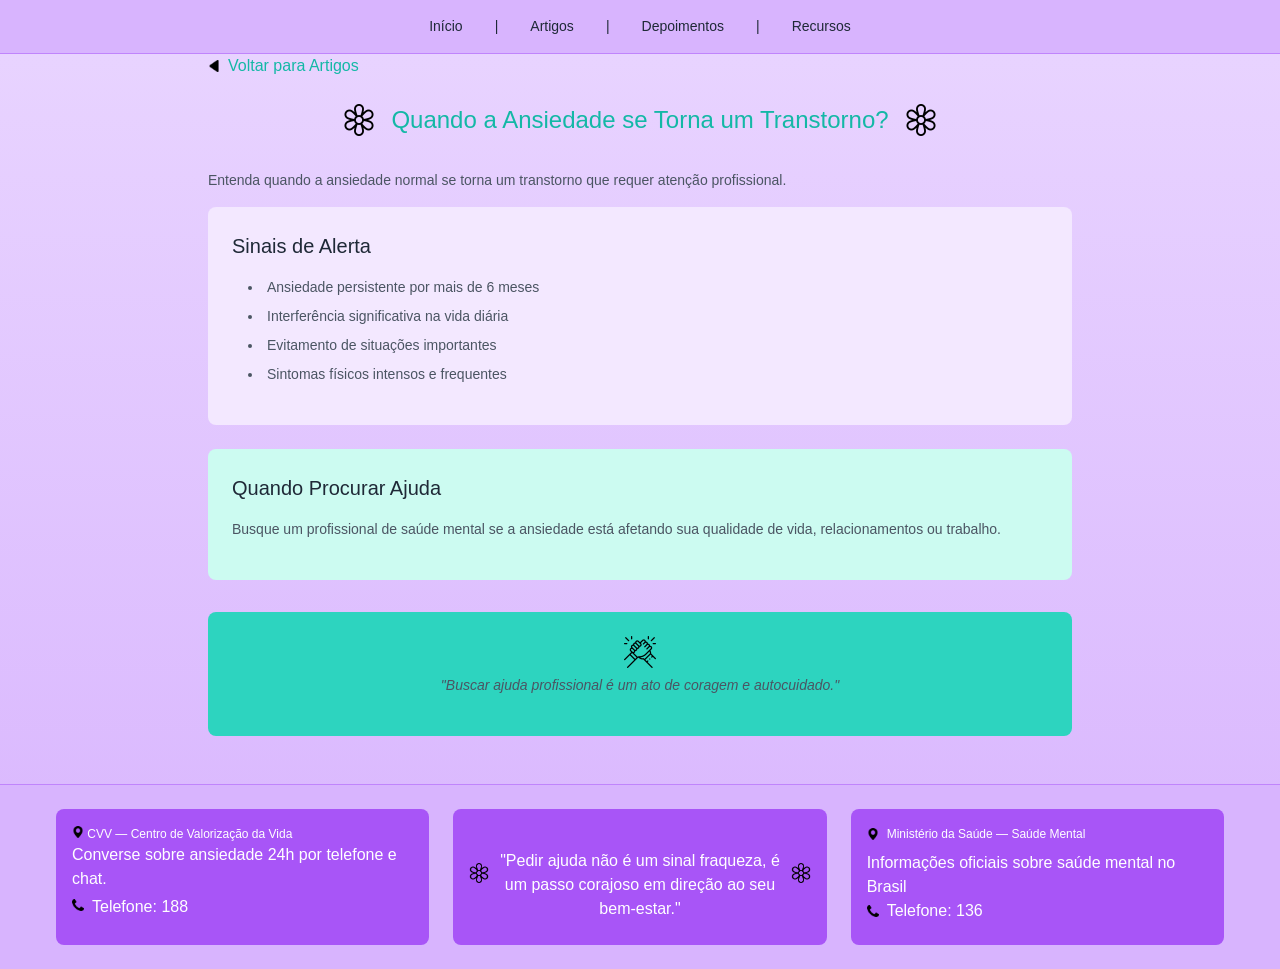
<file: artigo-quando-se-transtorno.html>
<!DOCTYPE html>
<html lang="pt-BR">
<head>
  <meta charset="UTF-8">
  <meta name="viewport" content="width=device-width, initial-scale=1.0">
  <title>Quando a Ansiedade se Torna um Transtorno?</title>
  <link rel="stylesheet" href="styles.css">
</head>
<body>
  <header>
    <nav class="container">
      <a href="index.html">Início</a><span>|</span>
      <a href="artigos.html" class="active">Artigos</a><span>|</span>
      <a href="depoimentos.html">Depoimentos</a><span>|</span>
      <a href="recursos.html">Recursos</a>
    </nav>
  </header>
  <main class="container max-w-4xl">
    <a href="artigos.html" class="back-link">
      <img src="img/seta.png" width="12" height="12">
      Voltar para Artigos
    </a>
    <div class="text-center mb-8">
      <div class="flex items-center justify-center gap-4 mb-4">
        <img src="img/flower.png" class="icon">
        <h1 class="text-teal">Quando a Ansiedade se Torna um Transtorno?</h1>
        <img src="img/flower.png" class="icon">
      </div>
    </div>
    <article class="article-content">
      <p>Entenda quando a ansiedade normal se torna um transtorno que requer atenção profissional.</p>
      <section class="info-box">
        <h2 style="margin-top: 0;">Sinais de Alerta</h2>
        <ul>
          <li>Ansiedade persistente por mais de 6 meses</li>
          <li>Interferência significativa na vida diária</li>
          <li>Evitamento de situações importantes</li>
          <li>Sintomas físicos intensos e frequentes</li>
        </ul>
      </section>
      <section class="info-box-teal">
        <h2 style="margin-top: 0;">Quando Procurar Ajuda</h2>
        <p>Busque um profissional de saúde mental se a ansiedade está afetando sua qualidade de vida, relacionamentos ou trabalho.</p>
      </section>
      <div class="quote-box">
        <img src="img/help.png" class="icon">
        <p class="italic">"Buscar ajuda profissional é um ato de coragem e autocuidado."</p>
      </div>
    </article>
  </main>
  <footer>
    <div class="container">
      <div class="footer-grid">
        <div class="footer-box">
          <div >
             <img src="img/place.png" width="12" height="12">
            <span>CVV — Centro de Valorização da Vida</span>
          </div>
          <p>Converse sobre ansiedade 24h por telefone e chat.</p>
          <div style="display: flex; align-items: center; gap: 0.5rem;">
            <img src="img/telephone.png" width="12" height="12"> 
          <p style="margin-top: 0.25rem;">Telefone: 188</p>
          </div>
        </div>
        
        <div class="footer-box">
          <div class="flex items-center gap-2 mb-2">
             <img src="img/flower.png" width="20" height="20">
             <p><br>"Pedir ajuda não é um sinal fraqueza, é um passo corajoso em direção ao seu bem-estar."</p>
             <img src="img/flower.png" width="20" height="20">
          </div>
         
        </div>
        
        <div class="footer-box">
          <div class="flex items-center gap-2 mb-2">
             <img src="img/place.png" width="12" height="12">
            <span>Ministério da Saúde — Saúde Mental</span>   
          </div>
             <p style="text-align: left;">Informações oficiais sobre saúde mental no Brasil</p>
            <div style="display: flex; align-items: center; gap: 0.5rem;">
            <img src="img/telephone.png" width="12" height="12"> 
            <p style="text-align: left;">Telefone: 136</p>
            </div>
        </div>
      </div>
    </div>
  </footer>
<script src="config.js"></script>
<script src="script.js"></script>
</body>
</html>
</file>
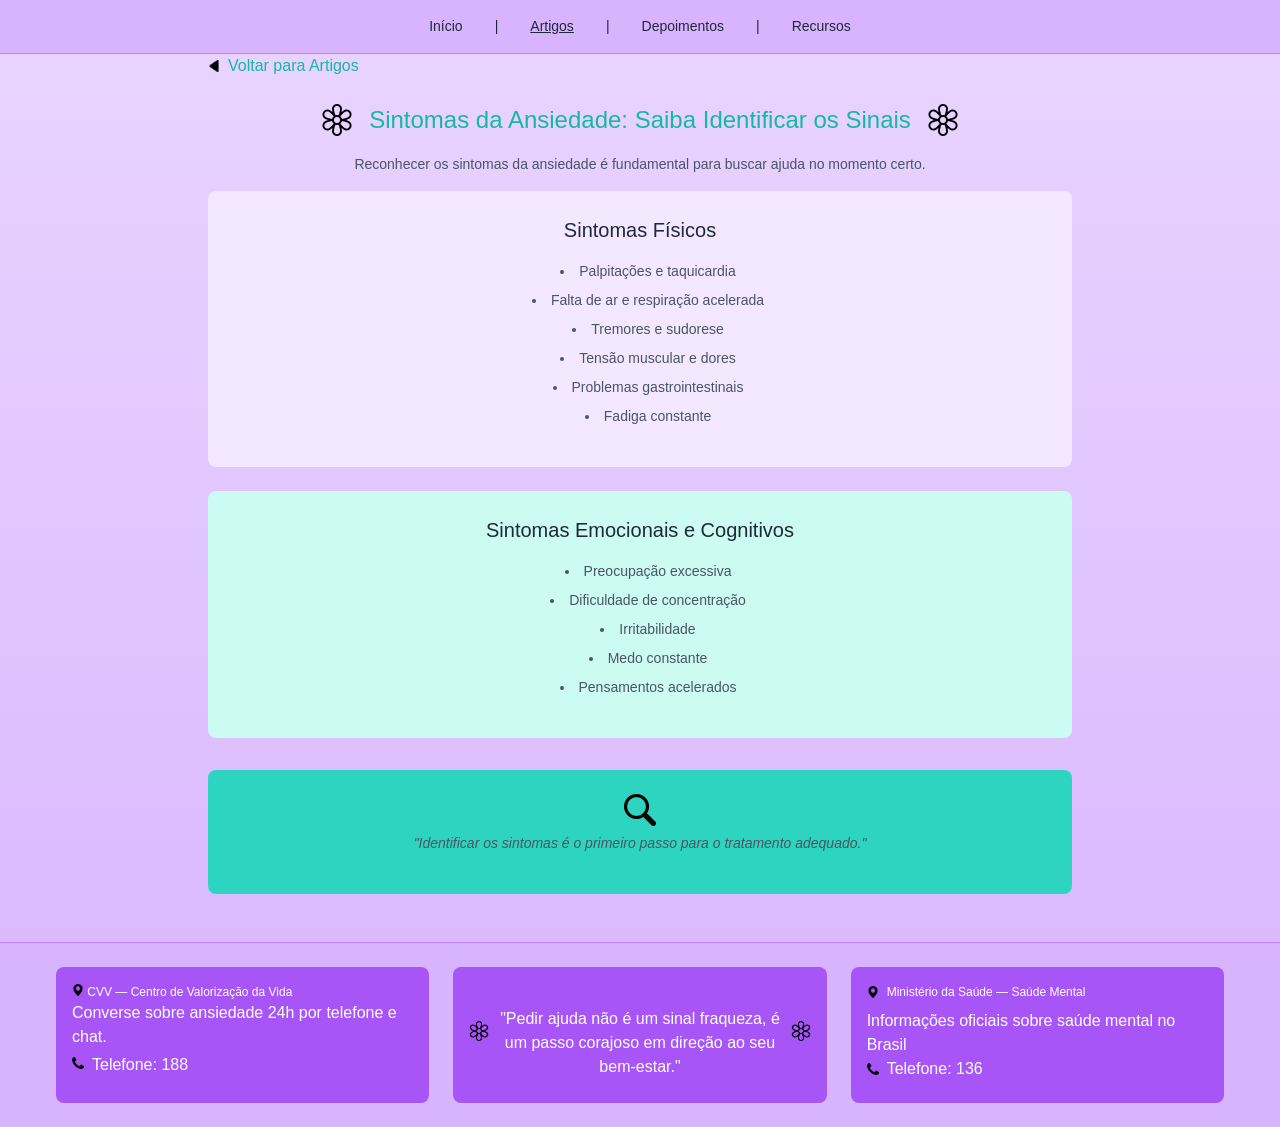
<file: artigo-sintomas-ansiedade.html>
<!DOCTYPE html>
<html lang="pt-BR">
<head>
  <meta charset="UTF-8">
  <meta name="viewport" content="width=device-width, initial-scale=1.0">
  <title>Sintomas da Ansiedade</title>
  <link rel="stylesheet" href="styles.css">
</head>
<body>
  <header>
    <nav class="container">
      <a href="index.html">Início</a>
      <span>|</span>
      <a href="artigos.html" class="active">Artigos</a>
      <span>|</span>
      <a href="depoimentos.html">Depoimentos</a>
      <span>|</span>
      <a href="recursos.html">Recursos</a>
    </nav>
  </header>

  <main class="container max-w-4xl">
    <a href="artigos.html" class="back-link">
      <img src="img/seta.png" width="12" height="12">
      Voltar para Artigos
    </a>

    <div class="text-center mb-8">
      <div class="flex items-center justify-center gap-4 mb-4">
         <img src="img/flower.png" class="icon">
        <h1 class="text-teal">Sintomas da Ansiedade: Saiba Identificar os Sinais</h1>
         <img src="img/flower.png" class="icon">
    </div>

    <article class="article-content">
      <p>Reconhecer os sintomas da ansiedade é fundamental para buscar ajuda no momento certo.</p>

      <section class="info-box">
        <h2 style="margin-top: 0;">Sintomas Físicos</h2>
        <ul>
          <li>Palpitações e taquicardia</li>
          <li>Falta de ar e respiração acelerada</li>
          <li>Tremores e sudorese</li>
          <li>Tensão muscular e dores</li>
          <li>Problemas gastrointestinais</li>
          <li>Fadiga constante</li>
        </ul>
      </section>

      <section class="info-box-teal">
        <h2 style="margin-top: 0;">Sintomas Emocionais e Cognitivos</h2>
        <ul>
          <li>Preocupação excessiva</li>
          <li>Dificuldade de concentração</li>
          <li>Irritabilidade</li>
          <li>Medo constante</li>
          <li>Pensamentos acelerados</li>
        </ul>
      </section>

      <div class="quote-box">
       <img src="img/lupa.png" class="icon">
        <p class="italic">"Identificar os sintomas é o primeiro passo para o tratamento adequado."</p>
      </div>
    </article>
  </main>

 <footer>
    <div class="container">
      <div class="footer-grid">
        <div class="footer-box">
          <div >
             <img src="img/place.png" width="12" height="12">
            <span>CVV — Centro de Valorização da Vida</span>
          </div>
          <p>Converse sobre ansiedade 24h por telefone e chat.</p>
          <div style="display: flex; align-items: center; gap: 0.5rem;">
            <img src="img/telephone.png" width="12" height="12"> 
          <p style="margin-top: 0.25rem;">Telefone: 188</p>
          </div>
        </div>
        
        <div class="footer-box">
          <div class="flex items-center gap-2 mb-2">
             <img src="img/flower.png" width="20" height="20">
             <p><br>"Pedir ajuda não é um sinal fraqueza, é um passo corajoso em direção ao seu bem-estar."</p>
             <img src="img/flower.png" width="20" height="20">
          </div>
         
        </div>
        
        <div class="footer-box">
          <div class="flex items-center gap-2 mb-2">
             <img src="img/place.png" width="12" height="12">
            <span>Ministério da Saúde — Saúde Mental</span>   
          </div>
             <p style="text-align: left;">Informações oficiais sobre saúde mental no Brasil</p>
            <div style="display: flex; align-items: center; gap: 0.5rem;">
            <img src="img/telephone.png" width="12" height="12"> 
            <p style="text-align: left;">Telefone: 136</p>
            </div>
        </div>
      </div>
    </div>
  </footer>
  <script>window.scrollTo(0, 0);</script>
</body>
</html>
</file>
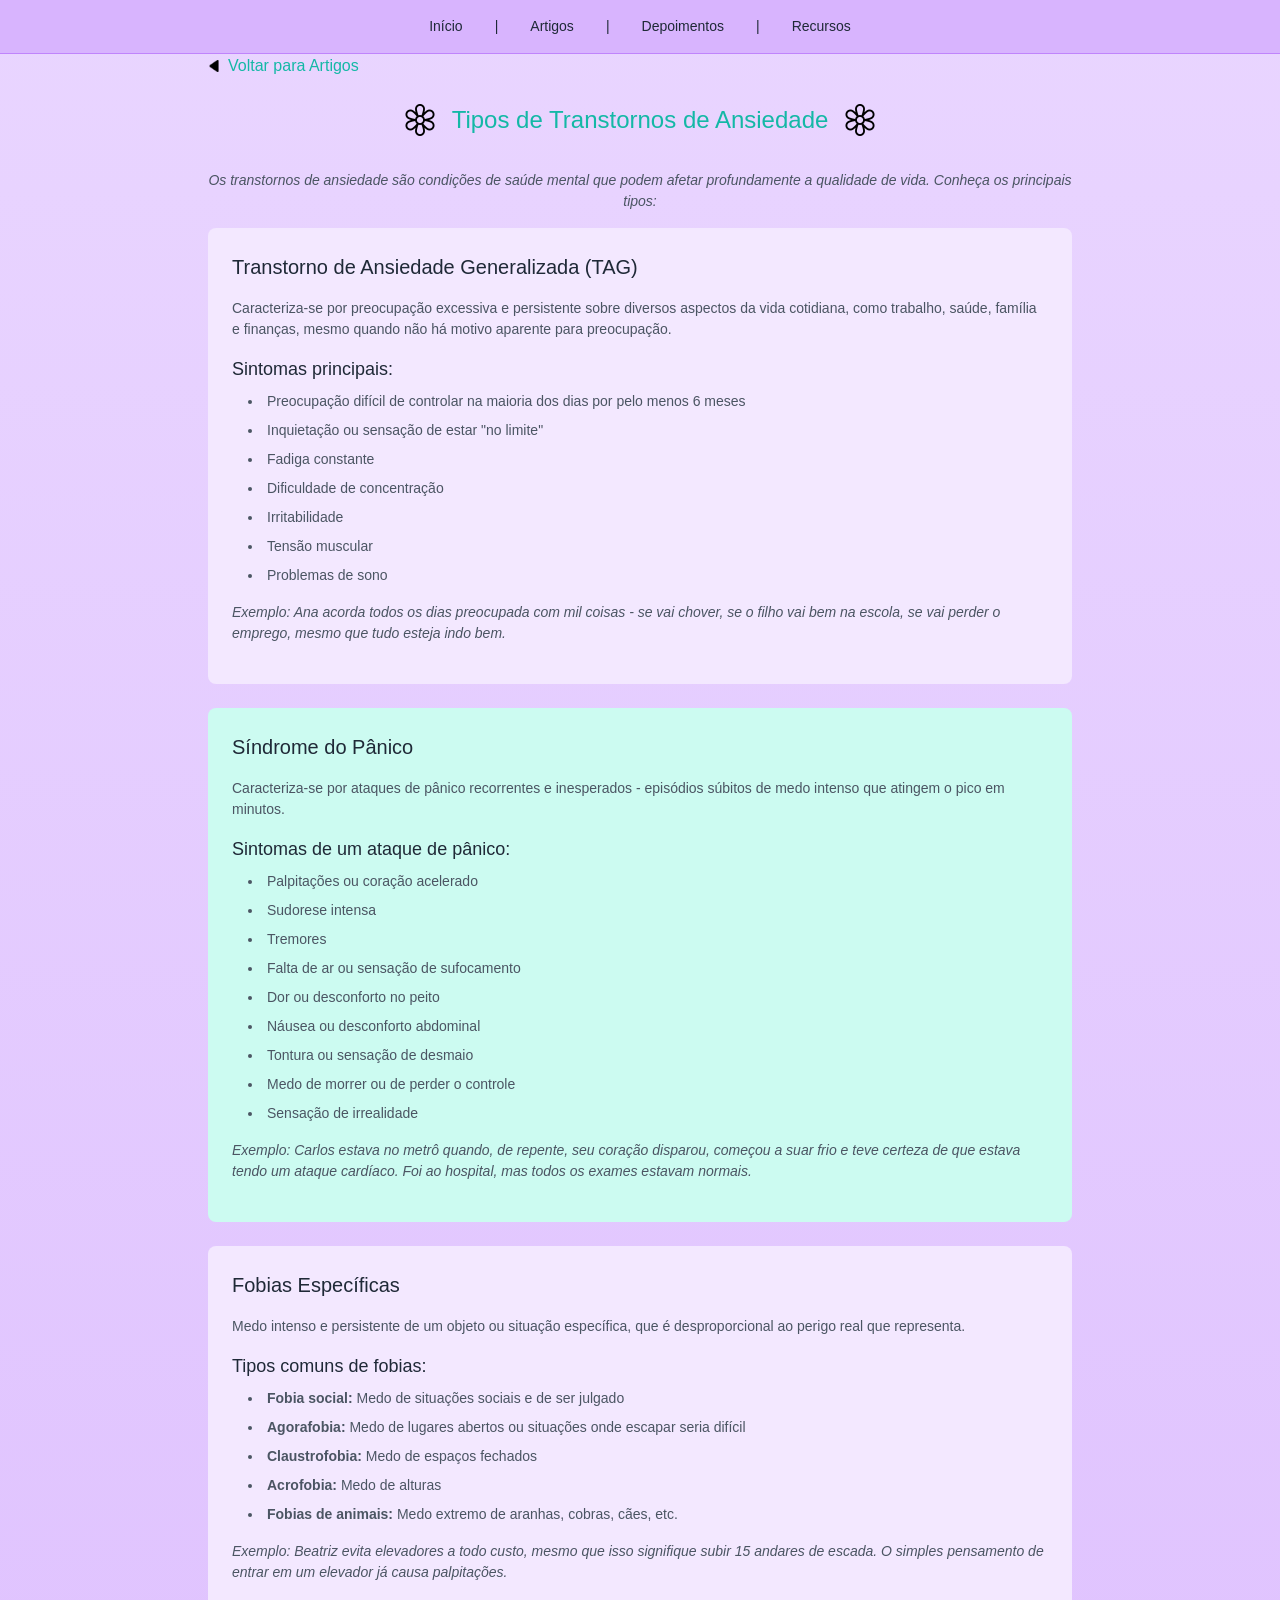
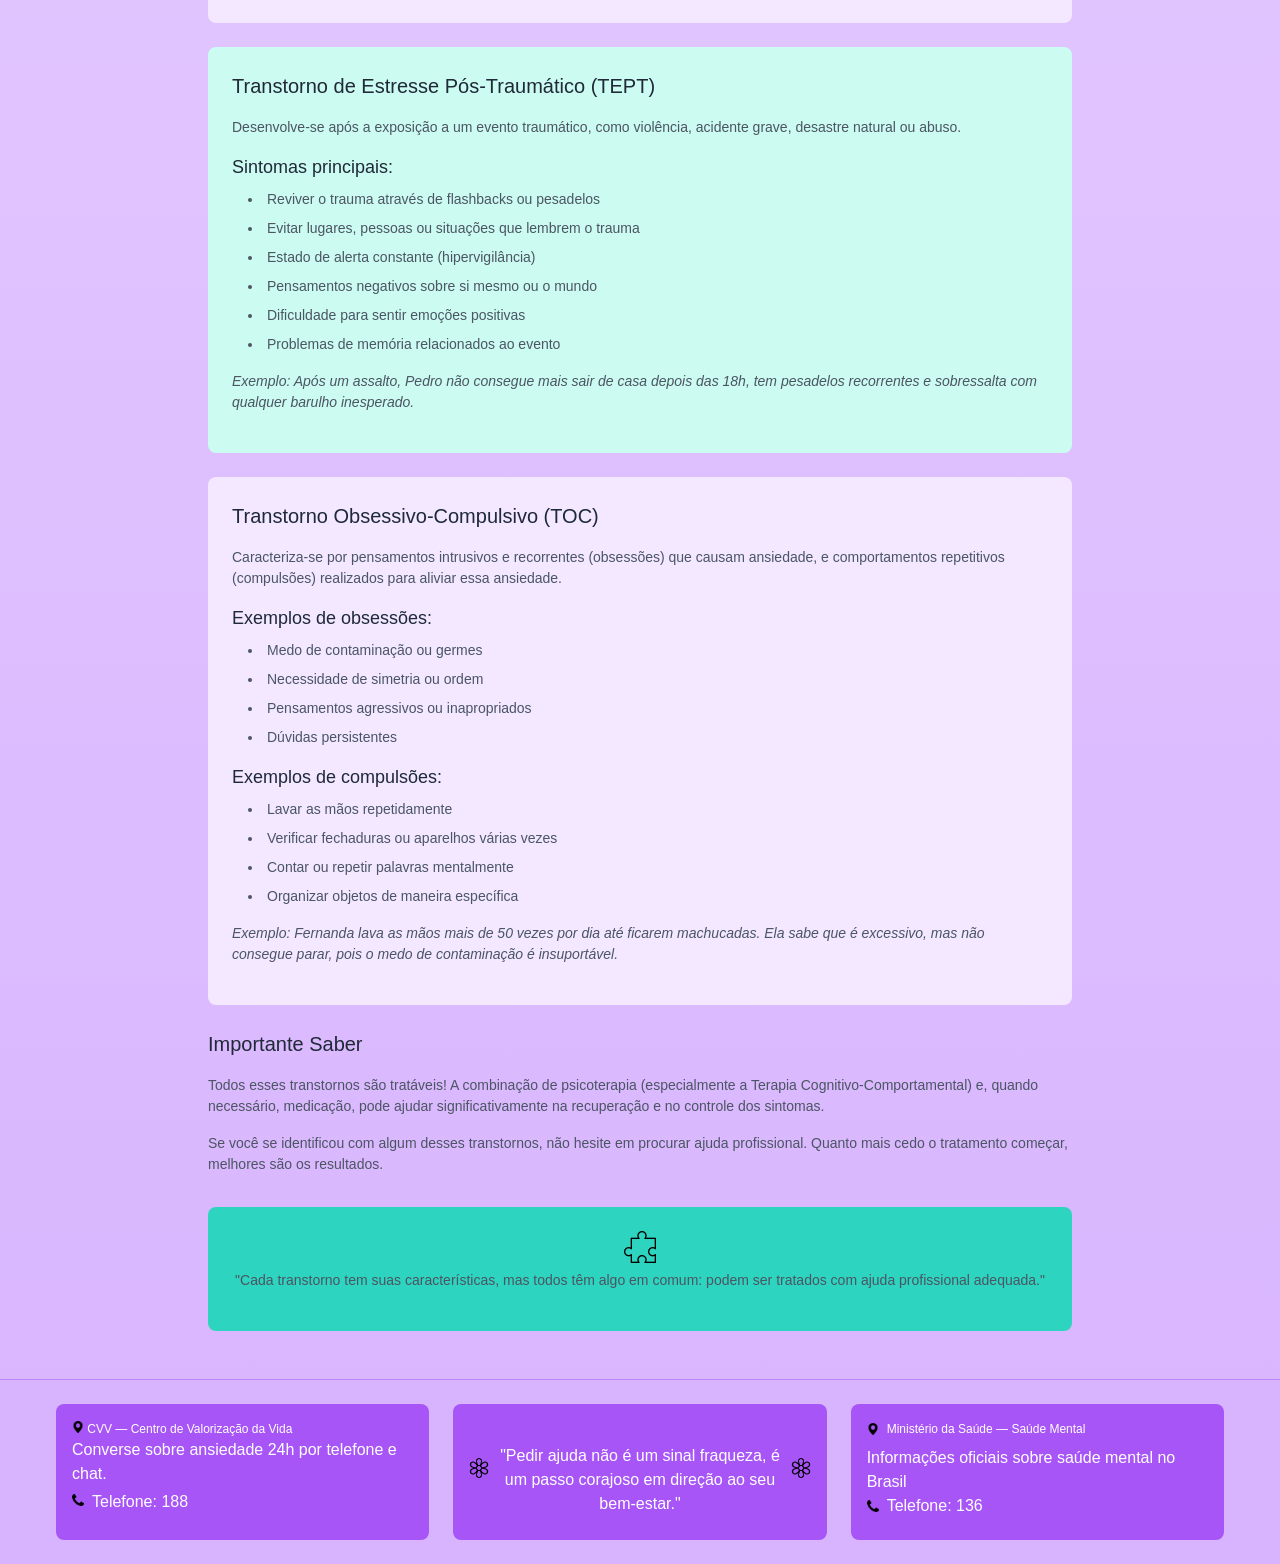
<file: artigo-tipos-de-transtornos.html>
<!DOCTYPE html>
<html lang="pt-BR">
<head>
  <meta charset="UTF-8">
  <meta name="viewport" content="width=device-width, initial-scale=1.0">
  <title>Tipos de Transtornos de Ansiedade</title>
  <link rel="stylesheet" href="styles.css">
</head>
<body>
  <!-- Header -->
  <header>
    <nav class="container">
      <a href="index.html">Início</a>
      <span>|</span>
      <a href="artigos.html" class="active">Artigos</a>
      <span>|</span>
      <a href="depoimentos.html">Depoimentos</a>
      <span>|</span>
      <a href="recursos.html">Recursos</a>
    </nav>
  </header>

  <!-- Main Content -->
  <main class="container max-w-4xl">
    <a href="artigos.html" class="back-link">
     <img src="img/seta.png" width="12" height="12">
      Voltar para Artigos
    </a>

    <div class="text-center mb-8">
      <div class="flex items-center justify-center gap-4 mb-4">
        <img src="img/flower.png" class="icon">
        <h1 class="text-teal">Tipos de Transtornos de Ansiedade</h1>
        <img src="img/flower.png" class="icon">
      </div>
    </div>

    <article class="article-content">
      <p style="text-align: center; font-style: italic;">
        Os transtornos de ansiedade são condições de saúde mental que podem afetar profundamente 
        a qualidade de vida. Conheça os principais tipos:
      </p>

      <section class="info-box">
        <h2 style="margin-top: 0;">Transtorno de Ansiedade Generalizada (TAG)</h2>
        <p>
          Caracteriza-se por preocupação excessiva e persistente sobre diversos aspectos da vida 
          cotidiana, como trabalho, saúde, família e finanças, mesmo quando não há motivo aparente 
          para preocupação.
        </p>
        <h3>Sintomas principais:</h3>
        <ul>
          <li>Preocupação difícil de controlar na maioria dos dias por pelo menos 6 meses</li>
          <li>Inquietação ou sensação de estar "no limite"</li>
          <li>Fadiga constante</li>
          <li>Dificuldade de concentração</li>
          <li>Irritabilidade</li>
          <li>Tensão muscular</li>
          <li>Problemas de sono</li>
        </ul>
        <p style="font-style: italic; font-size: 0.875rem;">
          Exemplo: Ana acorda todos os dias preocupada com mil coisas - se vai chover, se o filho 
          vai bem na escola, se vai perder o emprego, mesmo que tudo esteja indo bem.
        </p>
      </section>

      <section class="info-box-teal">
        <h2 style="margin-top: 0;">Síndrome do Pânico</h2>
        <p>
          Caracteriza-se por ataques de pânico recorrentes e inesperados - episódios súbitos de 
          medo intenso que atingem o pico em minutos.
        </p>
        <h3>Sintomas de um ataque de pânico:</h3>
        <ul>
          <li>Palpitações ou coração acelerado</li>
          <li>Sudorese intensa</li>
          <li>Tremores</li>
          <li>Falta de ar ou sensação de sufocamento</li>
          <li>Dor ou desconforto no peito</li>
          <li>Náusea ou desconforto abdominal</li>
          <li>Tontura ou sensação de desmaio</li>
          <li>Medo de morrer ou de perder o controle</li>
          <li>Sensação de irrealidade</li>
        </ul>
        <p style="font-style: italic; font-size: 0.875rem;">
          Exemplo: Carlos estava no metrô quando, de repente, seu coração disparou, começou a suar 
          frio e teve certeza de que estava tendo um ataque cardíaco. Foi ao hospital, mas todos 
          os exames estavam normais.
        </p>
      </section>

      <section class="info-box">
        <h2 style="margin-top: 0;">Fobias Específicas</h2>
        <p>
          Medo intenso e persistente de um objeto ou situação específica, que é desproporcional 
          ao perigo real que representa.
        </p>
        <h3>Tipos comuns de fobias:</h3>
        <ul>
          <li><strong>Fobia social:</strong> Medo de situações sociais e de ser julgado</li>
          <li><strong>Agorafobia:</strong> Medo de lugares abertos ou situações onde escapar seria difícil</li>
          <li><strong>Claustrofobia:</strong> Medo de espaços fechados</li>
          <li><strong>Acrofobia:</strong> Medo de alturas</li>
          <li><strong>Fobias de animais:</strong> Medo extremo de aranhas, cobras, cães, etc.</li>
        </ul>
        <p style="font-style: italic; font-size: 0.875rem;">
          Exemplo: Beatriz evita elevadores a todo custo, mesmo que isso signifique subir 15 andares 
          de escada. O simples pensamento de entrar em um elevador já causa palpitações.
        </p>
      </section>

      <section class="info-box-teal">
        <h2 style="margin-top: 0;">Transtorno de Estresse Pós-Traumático (TEPT)</h2>
        <p>
          Desenvolve-se após a exposição a um evento traumático, como violência, acidente grave, 
          desastre natural ou abuso.
        </p>
        <h3>Sintomas principais:</h3>
        <ul>
          <li>Reviver o trauma através de flashbacks ou pesadelos</li>
          <li>Evitar lugares, pessoas ou situações que lembrem o trauma</li>
          <li>Estado de alerta constante (hipervigilância)</li>
          <li>Pensamentos negativos sobre si mesmo ou o mundo</li>
          <li>Dificuldade para sentir emoções positivas</li>
          <li>Problemas de memória relacionados ao evento</li>
        </ul>
        <p style="font-style: italic; font-size: 0.875rem;">
          Exemplo: Após um assalto, Pedro não consegue mais sair de casa depois das 18h, tem pesadelos 
          recorrentes e sobressalta com qualquer barulho inesperado.
        </p>
      </section>

      <section class="info-box">
        <h2 style="margin-top: 0;">Transtorno Obsessivo-Compulsivo (TOC)</h2>
        <p>
          Caracteriza-se por pensamentos intrusivos e recorrentes (obsessões) que causam ansiedade, 
          e comportamentos repetitivos (compulsões) realizados para aliviar essa ansiedade.
        </p>
        <h3>Exemplos de obsessões:</h3>
        <ul>
          <li>Medo de contaminação ou germes</li>
          <li>Necessidade de simetria ou ordem</li>
          <li>Pensamentos agressivos ou inapropriados</li>
          <li>Dúvidas persistentes</li>
        </ul>
        <h3>Exemplos de compulsões:</h3>
        <ul>
          <li>Lavar as mãos repetidamente</li>
          <li>Verificar fechaduras ou aparelhos várias vezes</li>
          <li>Contar ou repetir palavras mentalmente</li>
          <li>Organizar objetos de maneira específica</li>
        </ul>
        <p style="font-style: italic; font-size: 0.875rem;">
          Exemplo: Fernanda lava as mãos mais de 50 vezes por dia até ficarem machucadas. Ela sabe 
          que é excessivo, mas não consegue parar, pois o medo de contaminação é insuportável.
        </p>
      </section>

      <section>
        <h2>Importante Saber</h2>
        <p>
          Todos esses transtornos são tratáveis! A combinação de psicoterapia (especialmente a 
          Terapia Cognitivo-Comportamental) e, quando necessário, medicação, pode ajudar 
          significativamente na recuperação e no controle dos sintomas.
        </p>
        <p>
          Se você se identificou com algum desses transtornos, não hesite em procurar ajuda 
          profissional. Quanto mais cedo o tratamento começar, melhores são os resultados.
        </p>
      </section>

      <div class="quote-box">
        <img src="img/puzzle-piece.png" class="icon">
        <p> 
          "Cada transtorno tem suas características, mas todos têm algo em comum: podem ser 
          tratados com ajuda profissional adequada."
        </p>
      </div>
    </article>
  </main>

  <!-- Footer -->
  <footer>
    <div class="container">
      <div class="footer-grid">
        <div class="footer-box">
          <div >
             <img src="img/place.png" width="12" height="12">
            <span>CVV — Centro de Valorização da Vida</span>
          </div>
          <p>Converse sobre ansiedade 24h por telefone e chat.</p>
          <div style="display: flex; align-items: center; gap: 0.5rem;">
            <img src="img/telephone.png" width="12" height="12"> 
          <p style="margin-top: 0.25rem;">Telefone: 188</p>
          </div>
        </div>
        
        <div class="footer-box">
          <div class="flex items-center gap-2 mb-2">
             <img src="img/flower.png" width="20" height="20">
             <p><br>"Pedir ajuda não é um sinal fraqueza, é um passo corajoso em direção ao seu bem-estar."</p>
             <img src="img/flower.png" width="20" height="20">
          </div>
         
        </div>
        
        <div class="footer-box">
          <div class="flex items-center gap-2 mb-2">
             <img src="img/place.png" width="12" height="12">
            <span>Ministério da Saúde — Saúde Mental</span>   
          </div>
             <p style="text-align: left;">Informações oficiais sobre saúde mental no Brasil</p>
            <div style="display: flex; align-items: center; gap: 0.5rem;">
            <img src="img/telephone.png" width="12" height="12"> 
            <p style="text-align: left;">Telefone: 136</p>
            </div>
        </div>
      </div>
    </div>
  </footer>
<script src="config.js"></script>
<script src="script.js"></script>
</body>
</html>
</file>
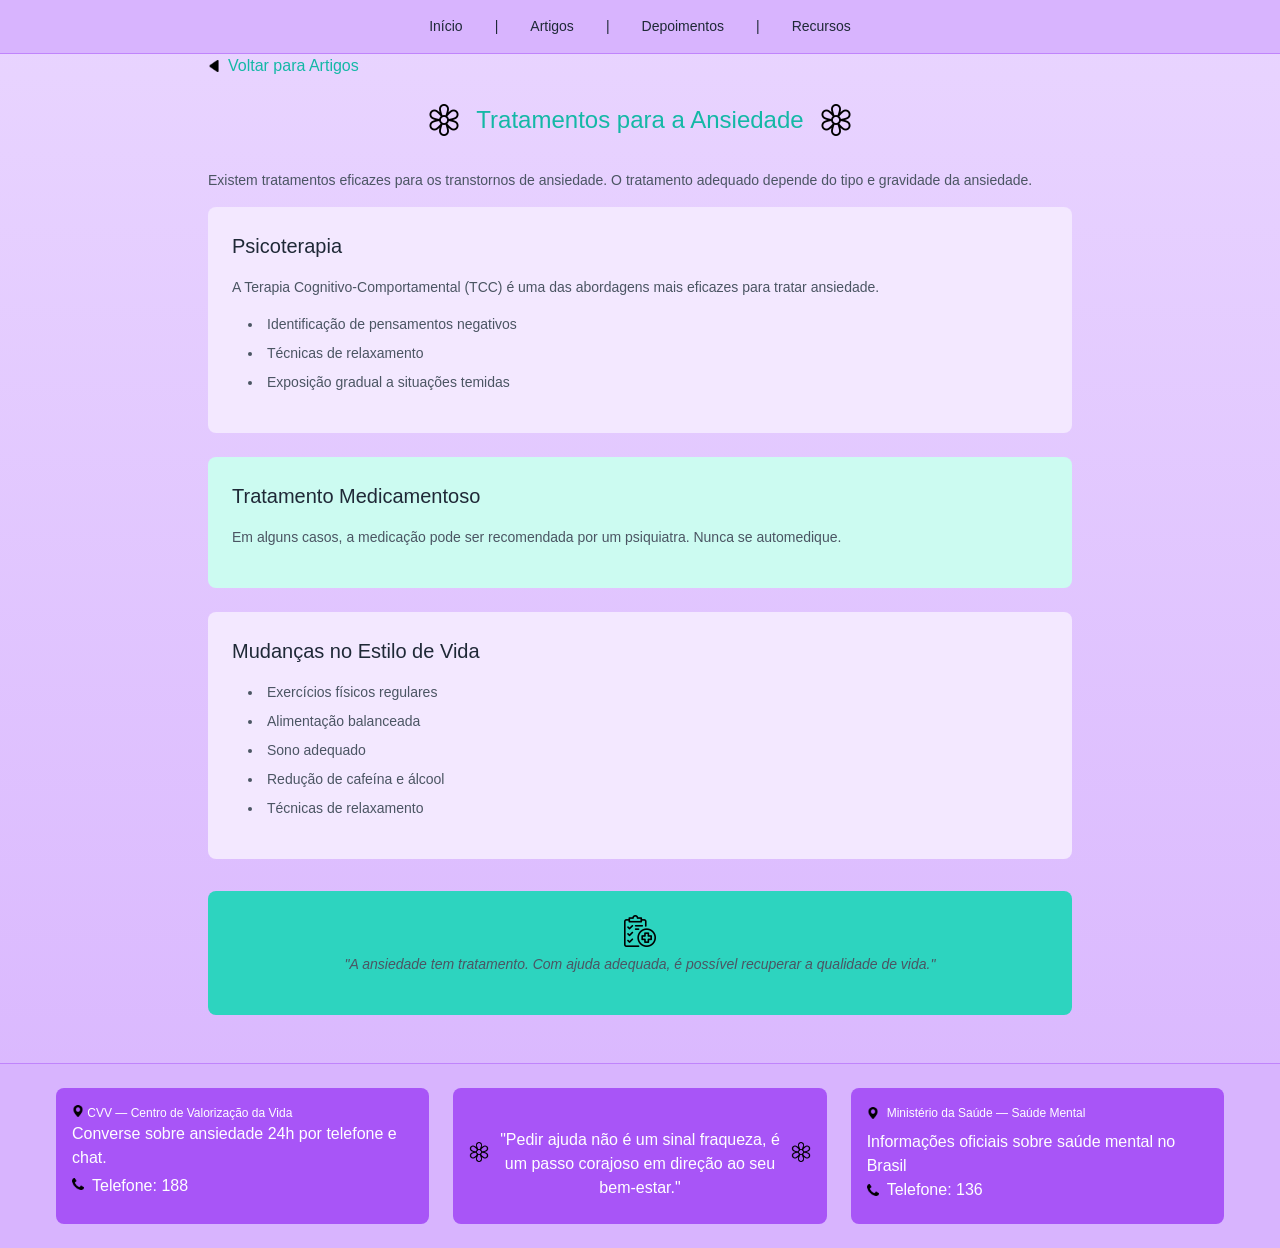
<file: artigo-tratamentos.html>
<!DOCTYPE html>
<html lang="pt-BR">
<head>
  <meta charset="UTF-8">
  <meta name="viewport" content="width=device-width, initial-scale=1.0">
  <title>Tratamentos para a Ansiedade</title>
  <link rel="stylesheet" href="styles.css">
</head>
<body>
  <header>
    <nav class="container">
      <a href="index.html">Início</a><span>|</span>
      <a href="artigos.html" class="active">Artigos</a><span>|</span>
      <a href="depoimentos.html">Depoimentos</a><span>|</span>
      <a href="recursos.html">Recursos</a>
    </nav>
  </header>
  <main class="container max-w-4xl">
    <a href="artigos.html" class="back-link">
      <img src="img/seta.png" width="12" height="12">
      Voltar para Artigos
    </a>
    <div class="text-center mb-8">
      <div class="flex items-center justify-center gap-4 mb-4">
        <img src="img/flower.png" class="icon">
        <h1 class="text-teal">Tratamentos para a Ansiedade</h1>
        <img src="img/flower.png" class="icon">
      </div>
    </div>
    <article class="article-content">
      <p>Existem tratamentos eficazes para os transtornos de ansiedade. O tratamento adequado depende do tipo e gravidade da ansiedade.</p>
      <section class="info-box">
        <h2 style="margin-top: 0;">Psicoterapia</h2>
        <p>A Terapia Cognitivo-Comportamental (TCC) é uma das abordagens mais eficazes para tratar ansiedade.</p>
        <ul>
          <li>Identificação de pensamentos negativos</li>
          <li>Técnicas de relaxamento</li>
          <li>Exposição gradual a situações temidas</li>
        </ul>
      </section>
      <section class="info-box-teal">
        <h2 style="margin-top: 0;">Tratamento Medicamentoso</h2>
        <p>Em alguns casos, a medicação pode ser recomendada por um psiquiatra. Nunca se automedique.</p>
      </section>
      <section class="info-box">
        <h2 style="margin-top: 0;">Mudanças no Estilo de Vida</h2>
        <ul>
          <li>Exercícios físicos regulares</li>
          <li>Alimentação balanceada</li>
          <li>Sono adequado</li>
          <li>Redução de cafeína e álcool</li>
          <li>Técnicas de relaxamento</li>
        </ul>
      </section>
      <div class="quote-box">
        <img src="img/treatment.png" class="icon">
        <p class="italic">"A ansiedade tem tratamento. Com ajuda adequada, é possível recuperar a qualidade de vida."</p>
      </div>
    </article>
  </main>
  <footer>
    <div class="container">
      <div class="footer-grid">
        <div class="footer-box">
          <div >
             <img src="img/place.png" width="12" height="12">
            <span>CVV — Centro de Valorização da Vida</span>
          </div>
          <p>Converse sobre ansiedade 24h por telefone e chat.</p>
          <div style="display: flex; align-items: center; gap: 0.5rem;">
            <img src="img/telephone.png" width="12" height="12"> 
          <p style="margin-top: 0.25rem;">Telefone: 188</p>
          </div>
        </div>
        
        <div class="footer-box">
          <div class="flex items-center gap-2 mb-2">
             <img src="img/flower.png" width="20" height="20">
             <p><br>"Pedir ajuda não é um sinal fraqueza, é um passo corajoso em direção ao seu bem-estar."</p>
             <img src="img/flower.png" width="20" height="20">
          </div>
         
        </div>
        
        <div class="footer-box">
          <div class="flex items-center gap-2 mb-2">
             <img src="img/place.png" width="12" height="12">
            <span>Ministério da Saúde — Saúde Mental</span>   
          </div>
             <p style="text-align: left;">Informações oficiais sobre saúde mental no Brasil</p>
            <div style="display: flex; align-items: center; gap: 0.5rem;">
            <img src="img/telephone.png" width="12" height="12"> 
            <p style="text-align: left;">Telefone: 136</p>
            </div>
        </div>
      </div>
    </div>
  </footer>
<script src="config.js"></script>
<script src="script.js"></script>
</body>
</html>
</file>
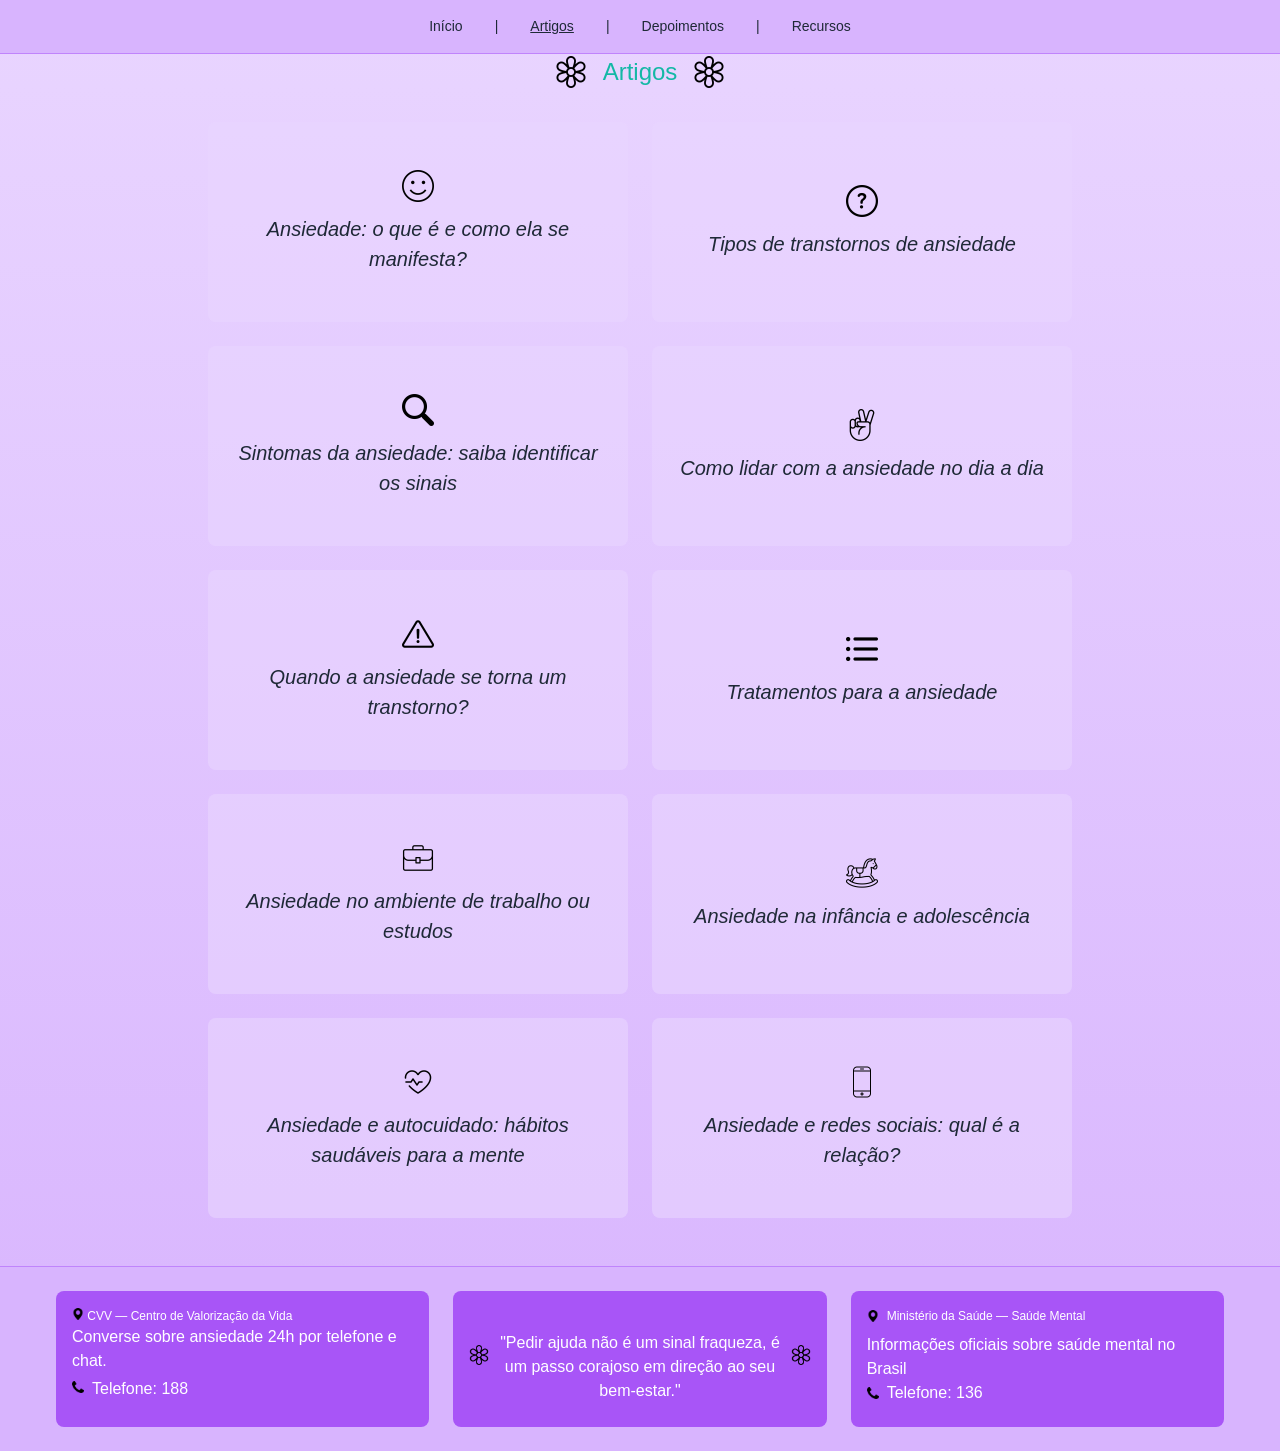
<file: artigos.html>
<!DOCTYPE html>
<html lang="pt-BR">
<head>
  <meta charset="UTF-8">
  <meta name="viewport" content="width=device-width, initial-scale=1.0">
  <title>Artigos</title>
  <link rel="stylesheet" href="styles.css">
</head>
<body>
 
  <header>
    <nav class="container">
      <a href="index.html">Início</a>
      <span>|</span>
      <a href="artigos.html" class="active">Artigos</a>
      <span>|</span>
      <a href="depoimentos.html">Depoimentos</a>
      <span>|</span>
      <a href="recursos.html">Recursos</a>
    </nav>
  </header>

  <!-- Começo -->
  <main class="container max-w-4xl">
  
    <div class="text-center mb-8">
      <div class="flex items-center justify-center gap-4 mb-2">
       <img src="img/flower.png" class="icon">
        <h1 class="text-teal">Artigos</h1>
        <img src="img/flower.png" class="icon">
      </div>
    </div>

    <!-- Lista artigos -->
    <div class="article-grid">
      <a href="artigo-o-que-e-ansiedade.html" class="article-card">
        <img src="img/happiness.png" class="icon">
        <h2 class="italic" style="margin-top: 0.75rem;">Ansiedade: o que é e como ela se manifesta?</h2>
      </a>

      <a href="artigo-tipos-de-transtornos.html" class="article-card">
        <img src="img/question.png" class="icon">
        <h2 class="italic" style="margin-top: 0.75rem;">Tipos de transtornos de ansiedade</h2>
      </a>

      <a href="artigo-sintomas-ansiedade.html" class="article-card">
        <img src="img/lupa.png" class="icon">
        <h2 class="italic" style="margin-top: 0.75rem;">Sintomas da ansiedade: saiba identificar os sinais</h2>
      </a>

      <a href="artigo-lidar-no-dia-a-dia.html" class="article-card">
        <img src="img/peace.png" class="icon">
        <h2 class="italic" style="margin-top: 0.75rem;">Como lidar com a ansiedade no dia a dia</h2>
      </a>

      <a href="artigo-quando-se-transtorno.html" class="article-card">
        <img src="img/danger.png" class="icon">
        <h2 class="italic" style="margin-top: 0.75rem;">Quando a ansiedade se torna um transtorno?</h2>
      </a>

      <a href="artigo-tratamentos.html" class="article-card">
        <img src="img/list.png" class="icon">
        <h2 class="italic" style="margin-top: 0.75rem;">Tratamentos para a ansiedade</h2>
      </a>

      <a href="artigo-ansiedade-trabalho-estudos.html" class="article-card">
       <img src="img/trabalho.png" class="icon">
        <h2 class="italic" style="margin-top: 0.75rem;">Ansiedade no ambiente de trabalho ou estudos</h2>
      </a>

      <a href="artigo-ansiedade-infancia-adolescencia.html" class="article-card">
       <img src="img/toy.png" class="icon">
        <h2 class="italic" style="margin-top: 0.75rem;">Ansiedade na infância e adolescência</h2>
      </a>

      <a href="artigo-ansiedade-autocuidado.html" class="article-card">
         <img src="img/healthy.png" class="icon">
        <h2 class="italic" style="margin-top: 0.75rem;">Ansiedade e autocuidado: hábitos saudáveis para a mente</h2>
      </a>

      <a href="artigo-ansiedade-redes-sociais.html" class="article-card">
         <img src="img/smartphone.png" class="icon">
        <h2 class="italic" style="margin-top: 0.75rem;">Ansiedade e redes sociais: qual é a relação?</h2>
      </a>
    </div>
  </main>

  <!-- Footer -->
  <footer>
    <div class="container">
      <div class="footer-grid">
       <div class="footer-box">
          <div >
             <img src="img/place.png" width="12" height="12">
            <span>CVV — Centro de Valorização da Vida</span>
          </div>
          <p>Converse sobre ansiedade 24h por telefone e chat.</p>
          <div style="display: flex; align-items: center; gap: 0.5rem;">
            <img src="img/telephone.png" width="12" height="12"> 
          <p style="margin-top: 0.25rem;">Telefone: 188</p>
          </div>
        </div>
        
        <div class="footer-box">
          <div class="flex items-center gap-2 mb-2">
             <img src="img/flower.png" width="20" height="20">
             <p><br>"Pedir ajuda não é um sinal fraqueza, é um passo corajoso em direção ao seu bem-estar."</p>
             <img src="img/flower.png" width="20" height="20">
          </div>

        </div>
        
       <div class="footer-box">
          <div class="flex items-center gap-2 mb-2">
             <img src="img/place.png" width="12" height="12">
            <span>Ministério da Saúde — Saúde Mental</span>   
          </div>
             <p style="text-align: left;">Informações oficiais sobre saúde mental no Brasil</p>
            <div style="display: flex; align-items: center; gap: 0.5rem;">
            <img src="img/telephone.png" width="12" height="12"> 
            <p style="text-align: left;">Telefone: 136</p>
            </div>
        </div>
      </div>
    </div>
  </footer>

  <script>
    // Scroll to top quando a página carregar
    window.scrollTo(0, 0);
  </script>
<script src="config.js"></script>
<script src="script.js"></script>
</body>
</html>
</file>
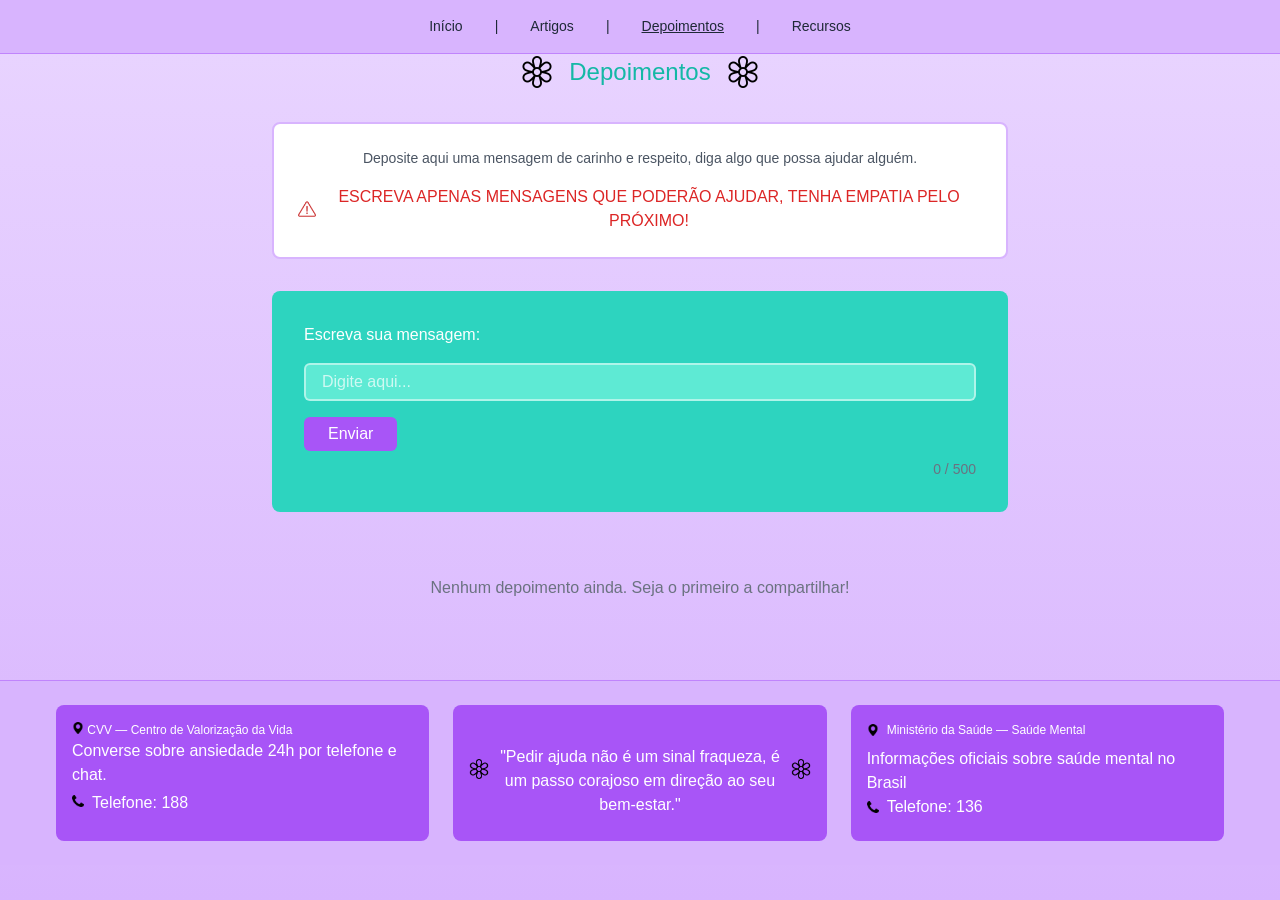
<file: depoimentos.html>
<!DOCTYPE html>
<html lang="pt-BR">
<head>
  <meta charset="UTF-8">
  <meta name="viewport" content="width=device-width, initial-scale=1.0">
  <title>Depoimentos</title>
  <link rel="stylesheet" href="styles.css">
</head>
<body>
  <!-- Header -->
  <header>
    <nav class="container">
      <a href="index.html">Início</a>
      <span>|</span>
      <a href="artigos.html">Artigos</a>
      <span>|</span>
      <a href="depoimentos.html" class="active">Depoimentos</a>
      <span>|</span>
      <a href="recursos.html">Recursos</a>
    </nav>
  </header>

  <!-- Main Content -->
  <main class="container max-w-3xl">
    <!-- Header -->
    <div class="text-center mb-8">
      <div class="flex items-center justify-center gap-4 mb-2">
       <img src="img/flower.png" class="icon">
        <h1 class="text-teal">Depoimentos</h1>
       <img src="img/flower.png" class="icon">
      </div>
    </div>

    <!-- Instructions -->
    <div class="alert-box">
      <p style="font-size: 0.875rem; color: #4b5563; margin-bottom: 1rem;">
        Deposite aqui uma mensagem de carinho e respeito, diga algo que possa ajudar alguém.
      </p>
      <div class="alert-warning">
        <img src="img/danger-red.png" width="18" height="18">
          ESCREVA APENAS MENSAGENS QUE PODERÃO AJUDAR, TENHA EMPATIA PELO PRÓXIMO!
        </p>
      </div>
    </div>

    <!-- Message Form -->
    <form id="testimonialForm" class="form-box">
      <label for="message">
        Escreva sua mensagem:
      </label>
      <input
        id="message"
        type="text"
        placeholder="Digite aqui..."
      />
      <button type="submit" class="btn btn-purple" style="margin-top: 1rem;">
        Enviar
      </button>
    </form>

    <!-- Testimonials List -->
    <div id="testimonialsList"></div>
  </main>

  <!-- Footer -->
  <footer>
    <div class="container">
      <div class="footer-grid">
        <div class="footer-box">
          <div >
             <img src="img/place.png" width="12" height="12">
            <span>CVV — Centro de Valorização da Vida</span>
          </div>
          <p>Converse sobre ansiedade 24h por telefone e chat.</p>
          <div style="display: flex; align-items: center; gap: 0.5rem;">
            <img src="img/telephone.png" width="12" height="12"> 
          <p style="margin-top: 0.25rem;">Telefone: 188</p>
          </div>
        </div>
        
       <div class="footer-box">
          <div class="flex items-center gap-2 mb-2">
             <img src="img/flower.png" width="20" height="20">
             <p><br>"Pedir ajuda não é um sinal fraqueza, é um passo corajoso em direção ao seu bem-estar."</p>
             <img src="img/flower.png" width="20" height="20">
          </div>
         
        </div>
        
        <div class="footer-box">
          <div class="flex items-center gap-2 mb-2">
             <img src="img/place.png" width="12" height="12">
            <span>Ministério da Saúde — Saúde Mental</span>   
          </div>
             <p style="text-align: left;">Informações oficiais sobre saúde mental no Brasil</p>
            <div style="display: flex; align-items: center; gap: 0.5rem;">
            <img src="img/telephone.png" width="12" height="12"> 
            <p style="text-align: left;">Telefone: 136</p>
            </div>
        </div>
      </div>
    </div>
  </footer>

  
<script src="config.js"></script>
<script src="utils.js"></script>
<script src="depoimentos-advanced.js"></script>
<script src="script.js"></script>

</body>
</html>
</file>
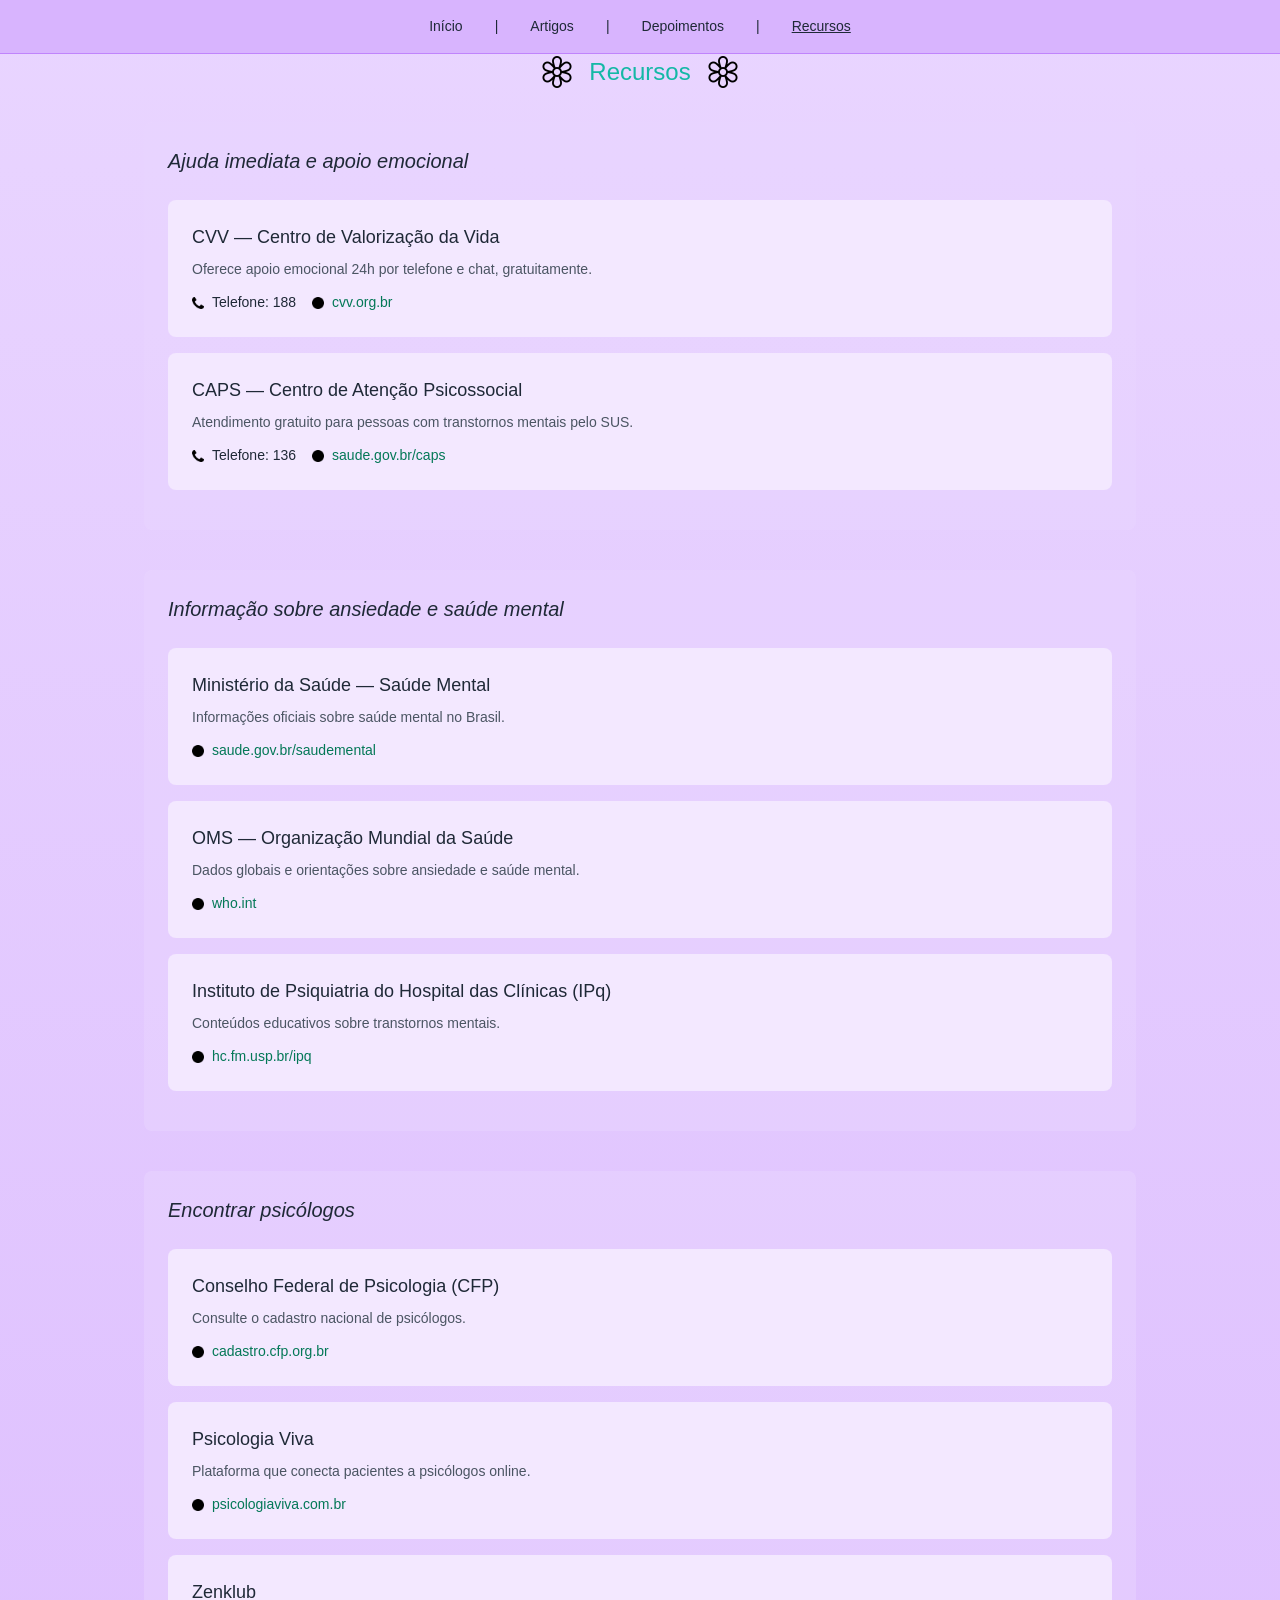
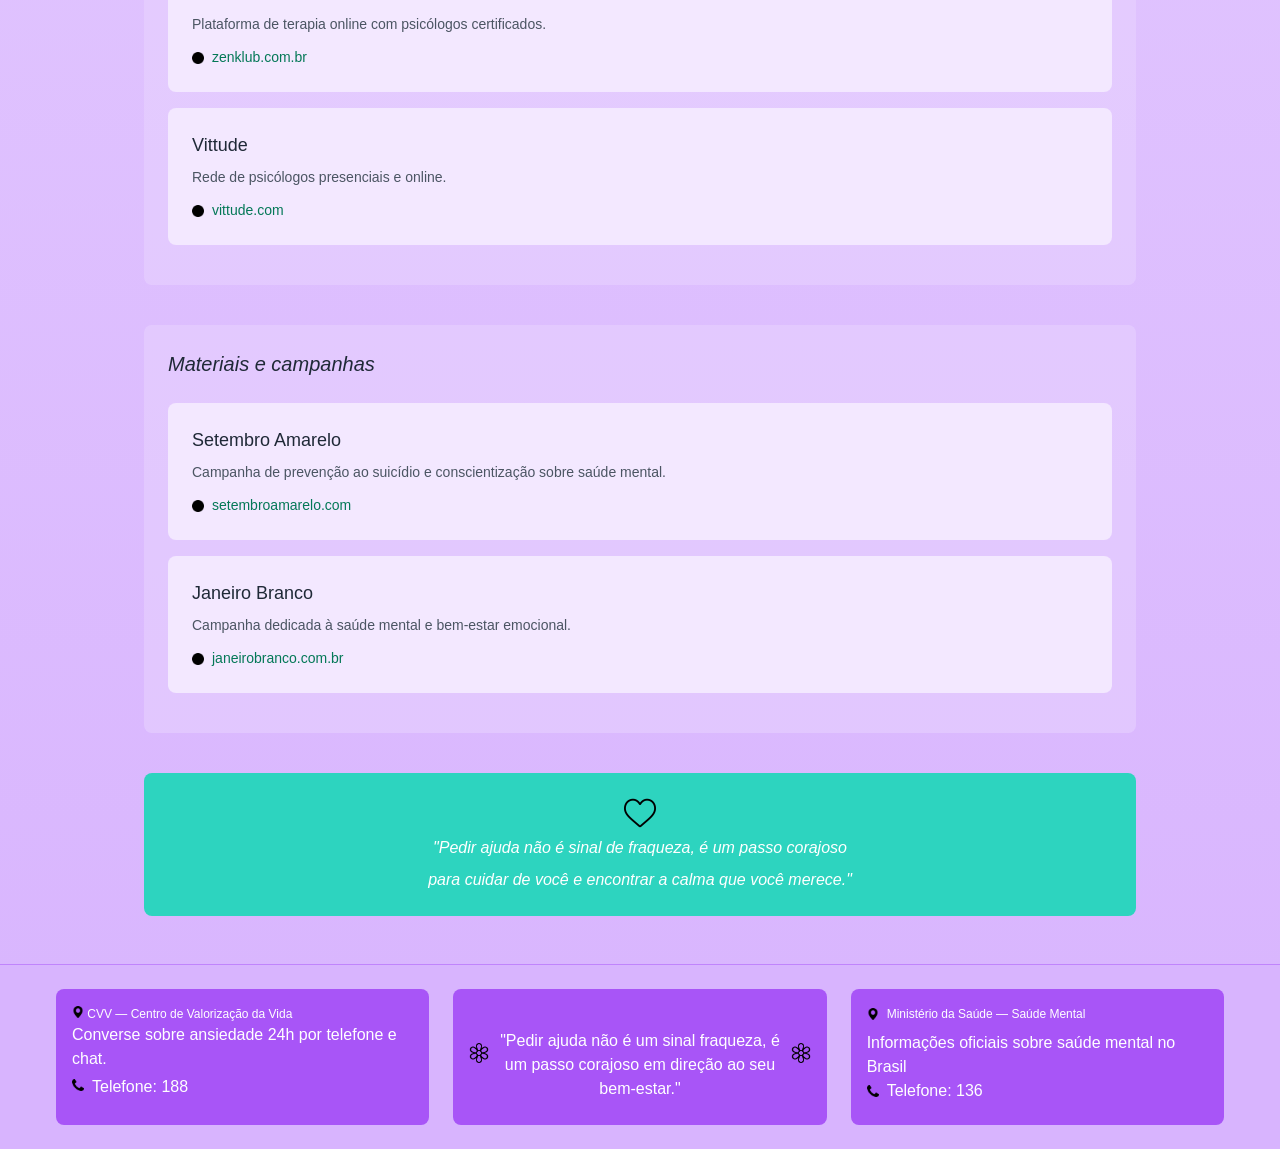
<file: recursos.html>
<!DOCTYPE html>
<html lang="pt-BR">
<head>
  <meta charset="UTF-8">
  <meta name="viewport" content="width=device-width, initial-scale=1.0">
  <title>Recursos</title>
  <link rel="stylesheet" href="styles.css">
</head>
<body>

  <header>
    <nav class="container">
      <a href="index.html">Início</a>
      <span>|</span>
      <a href="artigos.html">Artigos</a>
      <span>|</span>
      <a href="depoimentos.html">Depoimentos</a>
      <span>|</span>
      <a href="recursos.html" class="active">Recursos</a>
    </nav>
  </header>

  <!-- Inicio pagina -->
  <main class="container max-w-5xl">

    <div class="text-center mb-8">
      <div class="flex items-center justify-center gap-4 mb-2">
       <img src="img/flower.png" class="icon">
        <h1 class="text-teal">Recursos</h1>
        <img src="img/flower.png" class="icon">
      </div>
    </div>

    <!-- Divisões -->
    <div>
      <!-- Seção 1: Ajuda imediata -->
      <section class="resource-section">
        <h2 class="mb-6 italic">Ajuda imediata e apoio emocional</h2>
        
        <div class="space-y-4">
          <div class="resource-item">
            <h3>CVV — Centro de Valorização da Vida</h3>
            <p>Oferece apoio emocional 24h por telefone e chat, gratuitamente.</p>
            <div class="resource-links">
              <div style="display: flex; align-items: center; gap: 0.5rem;">
                <img src="img/telephone.png" width="12" height="12">
                <span>Telefone: 188</span>
              </div>
              <div style="display: flex; align-items: center; gap: 0.5rem;">
                <img src="img/ball.png" width="12" height="12">
                <a href="https://cvv.org.br" target="_blank" rel="noopener noreferrer">cvv.org.br</a>
              </div>
            </div>
          </div>

          <div class="resource-item">
            <h3>CAPS — Centro de Atenção Psicossocial</h3>
            <p>Atendimento gratuito para pessoas com transtornos mentais pelo SUS.</p>
            <div class="resource-links">
              <div style="display: flex; align-items: center; gap: 0.5rem;">
                 <img src="img/telephone.png" width="12" height="12">
                <span>Telefone: 136</span>
              </div>
              <div style="display: flex; align-items: center; gap: 0.5rem;">
                <img src="img/ball.png" width="12" height="12">
                <a href="https://saude.gov.br/caps" target="_blank" rel="noopener noreferrer">saude.gov.br/caps</a>
              </div>
            </div>
          </div>
        </div>
      </section>

      <!-- Seção 2: Informação sobre ansiedade -->
      <section class="resource-section">
        <h2 class="mb-6 italic">Informação sobre ansiedade e saúde mental</h2>
        
        <div class="space-y-4">
          <div class="resource-item">
            <h3>Ministério da Saúde — Saúde Mental</h3>
            <p>Informações oficiais sobre saúde mental no Brasil.</p>
            <div class="resource-links">
              <div style="display: flex; align-items: center; gap: 0.5rem;">
                <img src="img/ball.png" width="12" height="12">
                <a href="https://saude.gov.br/saudemental" target="_blank" rel="noopener noreferrer">saude.gov.br/saudemental</a>
              </div>
            </div>
          </div>

          <div class="resource-item">
            <h3>OMS — Organização Mundial da Saúde</h3>
            <p>Dados globais e orientações sobre ansiedade e saúde mental.</p>
            <div class="resource-links">
              <div style="display: flex; align-items: center; gap: 0.5rem;">
                <img src="img/ball.png" width="12" height="12">
                <a href="https://who.int" target="_blank" rel="noopener noreferrer">who.int</a>
              </div>
            </div>
          </div>

          <div class="resource-item">
            <h3>Instituto de Psiquiatria do Hospital das Clínicas (IPq)</h3>
            <p>Conteúdos educativos sobre transtornos mentais.</p>
            <div class="resource-links">
              <div style="display: flex; align-items: center; gap: 0.5rem;">
                <img src="img/ball.png" width="12" height="12">
                <a href="https://hc.fm.usp.br/ipq" target="_blank" rel="noopener noreferrer">hc.fm.usp.br/ipq</a>
              </div>
            </div>
          </div>
        </div>
      </section>

      <!-- Seção 3: Encontrar psicólogos -->
      <section class="resource-section">
        <h2 class="mb-6 italic">Encontrar psicólogos</h2>
        
        <div class="space-y-4">
          <div class="resource-item">
            <h3>Conselho Federal de Psicologia (CFP)</h3>
            <p>Consulte o cadastro nacional de psicólogos.</p>
            <div class="resource-links">
              <div style="display: flex; align-items: center; gap: 0.5rem;">
                <img src="img/ball.png" width="12" height="12">
                <a href="https://cadastro.cfp.org.br" target="_blank" rel="noopener noreferrer">cadastro.cfp.org.br</a>
              </div>
            </div>
          </div>

          <div class="resource-item">
            <h3>Psicologia Viva</h3>
            <p>Plataforma que conecta pacientes a psicólogos online.</p>
            <div class="resource-links">
              <div style="display: flex; align-items: center; gap: 0.5rem;">
                <img src="img/ball.png" width="12" height="12">
                <a href="https://psicologiaviva.com.br" target="_blank" rel="noopener noreferrer">psicologiaviva.com.br</a>
              </div>
            </div>
          </div>

          <div class="resource-item">
            <h3>Zenklub</h3>
            <p>Plataforma de terapia online com psicólogos certificados.</p>
            <div class="resource-links">
              <div style="display: flex; align-items: center; gap: 0.5rem;">
                <img src="img/ball.png" width="12" height="12">
                <a href="https://zenklub.com.br" target="_blank" rel="noopener noreferrer">zenklub.com.br</a>
              </div>
            </div>
          </div>

          <div class="resource-item">
            <h3>Vittude</h3>
            <p>Rede de psicólogos presenciais e online.</p>
            <div class="resource-links">
              <div style="display: flex; align-items: center; gap: 0.5rem;">
                <img src="img/ball.png" width="12" height="12">
                <a href="https://vittude.com" target="_blank" rel="noopener noreferrer">vittude.com</a>
              </div>
            </div>
          </div>
        </div>
      </section>

      <!-- Seção 4: Materiais e campanhas -->
      <section class="resource-section">
        <h2 class="mb-6 italic">Materiais e campanhas</h2>
        
        <div class="space-y-4">
          <div class="resource-item">
            <h3>Setembro Amarelo</h3>
            <p>Campanha de prevenção ao suicídio e conscientização sobre saúde mental.</p>
            <div class="resource-links">
              <div style="display: flex; align-items: center; gap: 0.5rem;">
               <img src="img/ball.png" width="12" height="12">
                <a href="https://setembroamarelo.com" target="_blank" rel="noopener noreferrer">setembroamarelo.com</a>
              </div>
            </div>
          </div>

          <div class="resource-item">
            <h3>Janeiro Branco</h3>
            <p>Campanha dedicada à saúde mental e bem-estar emocional.</p>
            <div class="resource-links">
              <div style="display: flex; align-items: center; gap: 0.5rem;">
               <img src="img/ball.png" width="12" height="12">
                <a href="https://janeirobranco.com.br" target="_blank" rel="noopener noreferrer">janeirobranco.com.br</a>
              </div>
            </div>
          </div>
        </div>
      </section>
    </div>

    <!-- Chamar ação -->
    <div class="quote-box">
     <img src="img/heart simple.png" class="icon">
      <p class="text-white italic" style="margin-bottom: 0.5rem;">
        "Pedir ajuda não é sinal de fraqueza, é um passo corajoso
      </p>
      <p class="text-white italic">
        para cuidar de você e encontrar a calma que você merece."
      </p>
    </div>
  </main>

  <!-- Footer -->
  <footer>
    <div class="container">
      <div class="footer-grid">
       <div class="footer-box">
          <div >
             <img src="img/place.png" width="12" height="12">
            <span>CVV — Centro de Valorização da Vida</span>
          </div>
          <p>Converse sobre ansiedade 24h por telefone e chat.</p>
          <div style="display: flex; align-items: center; gap: 0.5rem;">
            <img src="img/telephone.png" width="12" height="12"> 
          <p style="margin-top: 0.25rem;">Telefone: 188</p>
          </div>
        </div>
        
        <div class="footer-box">
          <div class="flex items-center gap-2 mb-2">
             <img src="img/flower.png" width="20" height="20">
             <p><br>"Pedir ajuda não é um sinal fraqueza, é um passo corajoso em direção ao seu bem-estar."</p>
             <img src="img/flower.png" width="20" height="20">
          </div>
         
        </div>
        
        <div class="footer-box">
          <div class="flex items-center gap-2 mb-2">
             <img src="img/place.png" width="12" height="12">
            <span>Ministério da Saúde — Saúde Mental</span>   
          </div>
             <p style="text-align: left;">Informações oficiais sobre saúde mental no Brasil</p>
            <div style="display: flex; align-items: center; gap: 0.5rem;">
            <img src="img/telephone.png" width="12" height="12"> 
            <p style="text-align: left;">Telefone: 136</p>
            </div>
        </div>
      </div>
    </div>
  </footer>
<script src="config.js"></script>
<script src="utils.js"></script>
<script src="recursos.js"></script>
</body>
</html>
</file>
<file: styles.css>
/* Reset e estilos base */
* {
  margin: 0;
  padding: 0;
  box-sizing: border-box;
}

html {
  font-size: 16px;
}

body {
  font-family: -apple-system, BlinkMacSystemFont, 'Segoe UI', Roboto, 'Helvetica Neue', Arial, sans-serif;
  line-height: 1.5;
  color: #1f2937;
  background: linear-gradient(to bottom, #e9d5ff, #d8b4fe);
  min-height: 100vh;
}

/* Tipografia */
h1 {
  font-size: 1.5rem;
  font-weight: 500;
  line-height: 1.5;
}

h2 {
  font-size: 1.25rem;
  font-weight: 500;
  line-height: 1.5;
}

h3 {
  font-size: 1.125rem;
  font-weight: 500;
  line-height: 1.5;
}

p {
  font-size: 1rem;
  font-weight: 400;
  line-height: 1.5;
}

/* Layout */
.container {
  max-width: 1200px;
  margin: 0 auto;
  padding: 0 1rem;
}

.max-w-2xl {
  max-width: 42rem;
  margin: 0 auto;
}

.max-w-3xl {
  max-width: 48rem;
  margin: 0 auto;
}

.max-w-4xl {
  max-width: 56rem;
  margin: 0 auto;
}

.max-w-5xl {
  max-width: 64rem;
  margin: 0 auto;
}

/* Header */
header {
  background-color: #d8b4fe;
  border-bottom: 1px solid #c084fc;
  padding: 1rem 0;
}

nav {
  display: flex;
  justify-content: center;
  align-items: center;
  gap: 2rem;
  font-size: 0.875rem;
}

nav a {
  color: #1f2937;
  text-decoration: none;
}

nav a:hover,
nav a.active {
  text-decoration: underline;
}

/* Main */
main {
  padding: 2rem 0;
}

/* Footer */
footer {
  background-color: #d8b4fe;
  border-top: 1px solid #c084fc;
  margin-top: 3rem;
  padding: 1.5rem 0;
}

.footer-grid {
  display: grid;
  grid-template-columns: 1fr;
  gap: 1.5rem;
  font-size: 0.75rem;
  text-align: center;
}

.footer-box {
  background-color: #a855f7;
  border-radius: 0.5rem;
  padding: 1rem;
  color: white;
}

.footer-icon {
  width: 1rem;
  height: 1rem;
  display: inline-block;
  vertical-align: middle;
}

/* Utilities */
.text-center {
  text-align: center;
}

.text-teal {
  color: #14b8a6;
}

.text-white {
  color: white;
}

.text-gray {
  color: #4b5563;
}

.text-red {
  color: #dc2626;
}

.italic {
  font-style: italic;
}

.underline {
  text-decoration: underline;
}

.mb-2 { margin-bottom: 0.5rem; }
.mb-3 { margin-bottom: 0.75rem; }
.mb-4 { margin-bottom: 1rem; }
.mb-6 { margin-bottom: 1.5rem; }
.mb-8 { margin-bottom: 2rem; }
.mb-12 { margin-bottom: 3rem; }

.mt-4 { margin-top: 1rem; }
.mt-6 { margin-top: 1.5rem; }
.mt-8 { margin-top: 2rem; }
.mt-12 { margin-top: 3rem; }

.mx-auto {
  margin-left: auto;
  margin-right: auto;
}

/* Flex */
.flex {
  display: flex;
}

.flex-col {
  flex-direction: column;
}

.items-center {
  align-items: center;
}

.justify-center {
  justify-content: center;
}

.gap-2 { gap: 0.5rem; }
.gap-3 { gap: 0.75rem; }
.gap-4 { gap: 1rem; }
.gap-6 { gap: 1.5rem; }
.gap-8 { gap: 2rem; }

/* Grid */
.grid {
  display: grid;
}

.grid-cols-1 {
  grid-template-columns: repeat(1, minmax(0, 1fr));
}

.grid-cols-3 {
  grid-template-columns: repeat(3, minmax(0, 1fr));
}

.grid-cols-4 {
  grid-template-columns: repeat(4, minmax(0, 1fr));
}

.space-y-4 > * + * {
  margin-top: 1rem;
}

.space-y-6 > * + * {
  margin-top: 1.5rem;
}

/* Ícones SVG */
.icon {
  width: 2rem;
  height: 2rem;
  stroke: currentColor;
  stroke-width: 2;
  stroke-linecap: round;
  stroke-linejoin: round;
  fill: none;
}

.icon-sm {
  width: 1rem;
  height: 1rem;
}

.icon-lg {
  width: 3rem;
  height: 3rem;
}

/* Boxes e Cards */
.white-box {
  background-color: white;
  border-radius: 0.5rem;
  padding: 1rem 1.5rem;
  box-shadow: 0 1px 2px 0 rgba(0, 0, 0, 0.05);
}

.purple-box {
  background-color: rgba(216, 180, 254, 0.5);
  border-radius: 0.5rem;
  padding: 1.5rem;
}

.purple-light-box {
  background-color: rgba(233, 213, 255, 0.6);
  border-radius: 0.5rem;
  padding: 1.5rem;
}

.teal-box {
  background-color: #2dd4bf;
  border-radius: 0.5rem;
  padding: 2rem;
  text-align: center;
}

.teal-box:hover {
  background-color: #14b8a6;
}

/* Links como cards */
a.card {
  display: block;
  text-decoration: none;
  color: inherit;
  transition: all 0.2s;
}

a.card:hover {
  transform: translateY(-2px);
}

/* Botões */
.btn {
  display: inline-block;
  padding: 0.5rem 1.5rem;
  border-radius: 0.375rem;
  font-weight: 500;
  text-decoration: none;
  transition: all 0.2s;
  border: none;
  cursor: pointer;
  font-size: 1rem;
}

.btn-teal {
  background-color: #14b8a6;
  color: white;
}

.btn-teal:hover {
  background-color: #0d9488;
}

.btn-purple {
  background-color: #a855f7;
  color: white;
}

.btn-purple:hover {
  background-color: #9333ea;
}

/* Formulários */
input[type="text"],
textarea {
  width: 100%;
  padding: 0.5rem 1rem;
  border-radius: 0.375rem;
  border: 2px solid rgba(255, 255, 255, 0.5);
  background-color: #5eead4;
  color: white;
  font-size: 1rem;
}

input[type="text"]::placeholder,
textarea::placeholder {
  color: rgba(255, 255, 255, 0.7);
}

input[type="text"]:focus,
textarea:focus {
  outline: none;
  border-color: white;
}

/* Artigos */
.article-grid {
  display: grid;
  grid-template-columns: repeat(auto-fit, minmax(300px, 1fr));
  gap: 1.5rem;
}

.article-card {
  background-color: rgba(233, 213, 255, 0.6);
  border-radius: 0.5rem;
  padding: 1.5rem;
  text-decoration: none;
  color: inherit;
  display: flex;
  flex-direction: column;
  align-items: center;
  text-align: center;
  transition: background-color 0.2s;
  min-height: 200px;
  justify-content: center;
}

.article-card:hover {
  background-color: rgba(233, 213, 255, 0.8);
}

.article-card h2:hover {
  color: #14b8a6;
}

/* Featured articles */
.featured-grid {
  display: grid;
  grid-template-columns: repeat(auto-fit, minmax(250px, 1fr));
  gap: 1.5rem;
  max-width: 56rem;
  margin: 0 auto;
}

.featured-card {
  background-color: #2dd4bf;
  border-radius: 0.5rem;
  padding: 2rem;
  text-decoration: none;
  color: inherit;
  display: flex;
  flex-direction: column;
  align-items: center;
  justify-content: center;
  text-align: center;
  min-height: 200px;
  transition: background-color 0.2s;
}

.featured-card:hover {
  background-color: #14b8a6;
}

/* Depoimentos */
.testimonial-grid {
  display: grid;
  grid-template-columns: repeat(auto-fit, minmax(200px, 1fr));
  gap: 1.5rem;
  max-width: 64rem;
  margin: 0 auto;
}

.testimonial-card {
  background-color: #d8b4fe;
  border-radius: 0.5rem;
  padding: 1.5rem;
  text-align: center;
  display: flex;
  align-items: center;
  justify-content: center;
  min-height: 250px;
}

.testimonial-item {
  background-color: rgba(216, 180, 254, 0.3);
  border-radius: 0.5rem;
  padding: 1.5rem;
  margin-bottom: 1.5rem;
}

.user-icon {
  background-color: #c084fc;
  border-radius: 50%;
  padding: 0.5rem;
  display: inline-flex;
  align-items: center;
  justify-content: center;
}

/* Recursos */
.resource-section {
  background-color: rgba(233, 213, 255, 0.5);
  border-radius: 0.5rem;
  padding: 1.5rem;
  margin-bottom: 2.5rem;
}

.resource-item {
  background-color: #f3e8ff;
  border-radius: 0.5rem;
  padding: 1.5rem;
  margin-bottom: 1rem;
}

.resource-item h3 {
  margin-bottom: 0.5rem;
}

.resource-item p {
  font-size: 0.875rem;
  color: #4b5563;
  margin-bottom: 0.75rem;
}

.resource-links {
  display: flex;
  flex-wrap: wrap;
  gap: 1rem;
  font-size: 0.875rem;
}

.resource-links a {
  color: #047857;
  text-decoration: none;
}

.resource-links a:hover {
  text-decoration: underline;
}

/* Alert box */
.alert-box {
  background-color: white;
  border: 2px solid #d8b4fe;
  border-radius: 0.5rem;
  padding: 1.5rem;
  text-align: center;
  margin-bottom: 2rem;
}

.alert-warning {
  display: flex;
  align-items: center;
  justify-content: center;
  gap: 0.5rem;
  color: #dc2626;
  margin-top: 1rem;
}

/* Form box */
.form-box {
  background-color: #2dd4bf;
  border-radius: 0.5rem;
  padding: 2rem;
  margin-bottom: 2rem;
}

.form-box label {
  display: block;
  color: white;
  margin-bottom: 1rem;
}

/* Back link */
.back-link {
  display: inline-flex;
  align-items: center;
  gap: 0.5rem;
  color: #14b8a6;
  text-decoration: none;
  margin-bottom: 1.5rem;
}

.back-link:hover {
  text-decoration: underline;
}

/* Article content */
.article-content {
  max-width: none;
}

.article-content section {
  margin-bottom: 1.5rem;
}

.article-content h2 {
  margin-bottom: 1rem;
}

.article-content h3 {
  margin-top: 1rem;
  margin-bottom: 0.5rem;
}

.article-content p {
  margin-bottom: 1rem;
  color: #4b5563;
  font-size: 0.875rem;
}

.article-content ul {
  list-style-position: inside;
  margin-left: 1rem;
  margin-bottom: 1rem;
  color: #4b5563;
  font-size: 0.875rem;
}

.article-content li {
  margin-bottom: 0.5rem;
}

.info-box {
  background-color: #f3e8ff;
  border-radius: 0.5rem;
  padding: 1.5rem;
  margin: 1rem 0;
}

.info-box-teal {
  background-color: #ccfbf1;
  border-radius: 0.5rem;
  padding: 1.5rem;
  margin: 1rem 0;
}

.example-box {
  background-color: #faf5ff;
  padding: 1rem;
  border-radius: 0.5rem;
  margin-bottom: 1rem;
}

.example-box-teal {
  background-color: #f0fdfa;
  padding: 1rem;
  border-radius: 0.5rem;
  margin-bottom: 1rem;
}

.example-box p:first-child,
.example-box-teal p:first-child {
  font-weight: 600;
  margin-bottom: 0.5rem;
}

/* Quote box */
.quote-box {
  background-color: #2dd4bf;
  border-radius: 0.5rem;
  padding: 1.5rem;
  text-align: center;
  margin-top: 2rem;
}

/* Responsive */
@media (min-width: 768px) {
  .footer-grid {
    grid-template-columns: repeat(3, 1fr);
    text-align: left;
  }
  
  .footer-box:nth-child(2) {
    text-align: center;
  }
  
  .footer-box:nth-child(3) {
    text-align: right;
  }
  
  nav {
    font-size: 0.875rem;
  }
}
</file>
